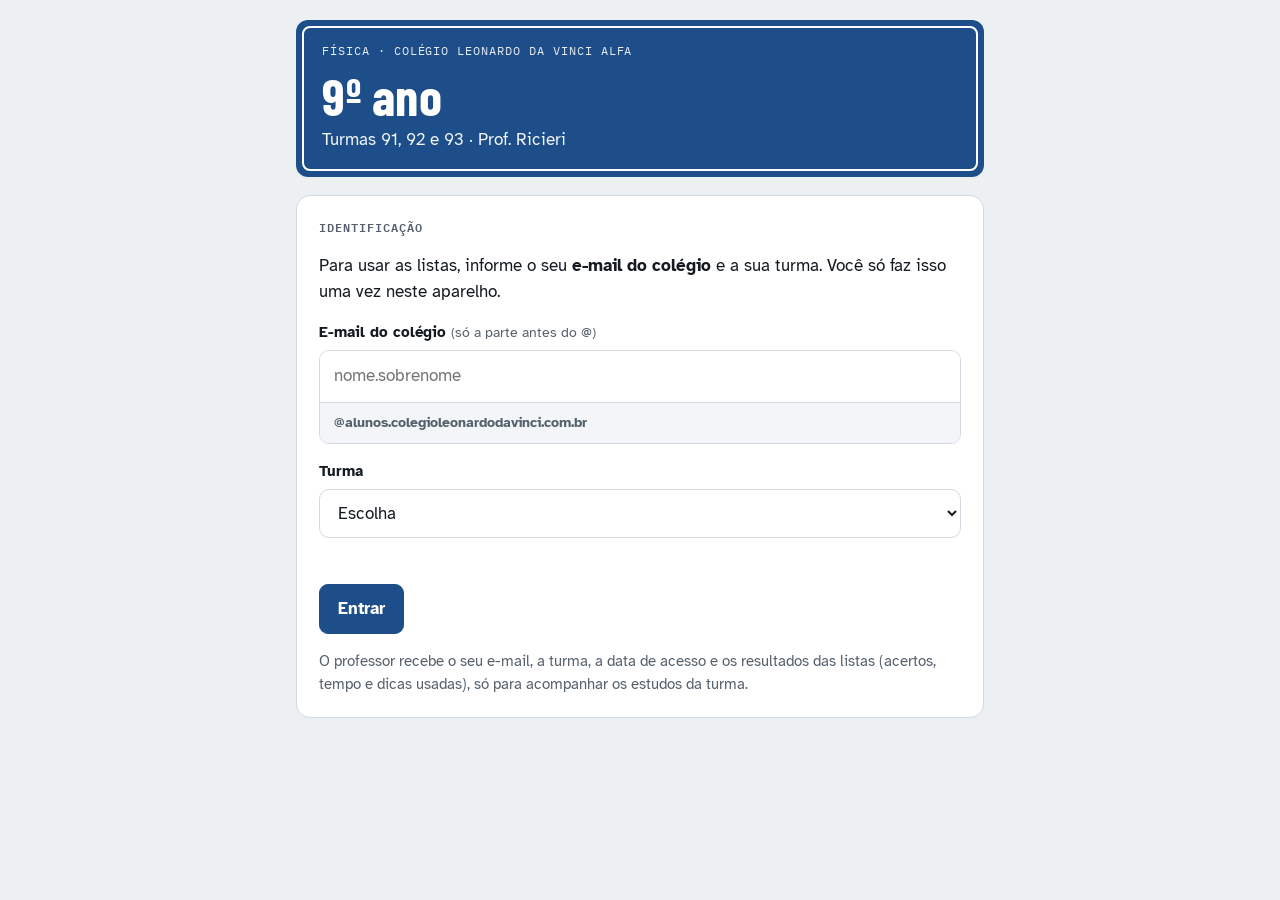
<file: index.html>
<!doctype html>
<html lang="pt-BR">
<head>
<meta charset="utf-8">
<meta name="viewport" content="width=device-width, initial-scale=1, viewport-fit=cover">
<style>body{margin:0}img{max-width:100%}[hidden]{display:none!important}</style>
<title>Física 9º Ano LDV</title>
<link rel="manifest" href="manifest.webmanifest">
<meta name="theme-color" content="#1D4E89">
<meta name="description" content="Listas interativas de Física do 9º ano do Colégio Leonardo da Vinci Alfa, com dica e resolução passo a passo.">
<link rel="icon" type="image/png" href="icons/favicon.png">
<link rel="apple-touch-icon" href="icons/apple-touch-icon.png">
<meta name="apple-mobile-web-app-capable" content="yes">
<meta name="mobile-web-app-capable" content="yes">
<meta name="apple-mobile-web-app-title" content="Física 9º">
<meta name="apple-mobile-web-app-status-bar-style" content="default">
<link rel="stylesheet" href="https://fonts.googleapis.com/css2?family=Atkinson+Hyperlegible:ital,wght@0,400;0,700;1,400&family=Barlow+Condensed:wght@600;700&family=IBM+Plex+Mono:wght@500;600&display=swap">
<style>
:root{
--bg:#EDF0F3; --surface:#FFFFFF; --ink:#141B22; --muted:#55616D; --line:#D2D9E0;
--sign:#1D4E89; --sign-ink:#FFFFFF; --lane:#F2B705; --road:#2A3037; --road-ink:#F3F5F7;
--ok:#1B7A45; --ok-bg:#E2F2E8; --bad:#B23A25; --bad-bg:#FAE8E3;
--tip-bg:#FFF5D6; --tip-ink:#5E4500; --mark-ok:#2FA463; --mark-bad:#D9553B;
--eq-bg:#F3F5F8;
--f-display:'Barlow Condensed','Arial Narrow',sans-serif;
--f-body:'Atkinson Hyperlegible',system-ui,-apple-system,'Segoe UI',sans-serif;
--f-mono:'IBM Plex Mono',ui-monospace,'SFMono-Regular',Menlo,monospace;
}
@media (prefers-color-scheme: dark){
:root:not([data-theme="light"]){
--bg:#0F141A; --surface:#17202A; --ink:#E6ECF2; --muted:#98A5B2; --line:#2A3542;
--sign:#2C63A8; --sign-ink:#FFFFFF; --lane:#F2C230; --road:#0A0E12; --road-ink:#F3F5F7;
--ok:#5CCB8D; --ok-bg:#15301F; --bad:#F28C74; --bad-bg:#3A1C16;
--tip-bg:#2D2610; --tip-ink:#F2D27A; --mark-ok:#2FA463; --mark-bad:#D9553B;
--eq-bg:#111922; color-scheme:dark;
}
}
:root[data-theme="dark"]{
--bg:#0F141A; --surface:#17202A; --ink:#E6ECF2; --muted:#98A5B2; --line:#2A3542;
--sign:#2C63A8; --sign-ink:#FFFFFF; --lane:#F2C230; --road:#0A0E12; --road-ink:#F3F5F7;
--ok:#5CCB8D; --ok-bg:#15301F; --bad:#F28C74; --bad-bg:#3A1C16;
--tip-bg:#2D2610; --tip-ink:#F2D27A; --mark-ok:#2FA463; --mark-bad:#D9553B;
--eq-bg:#111922; color-scheme:dark;
}
*{box-sizing:border-box}
body{background:var(--bg);color:var(--ink);font-family:var(--f-body);font-size:17px;line-height:1.55}
.wrap{max-width:720px;margin:0 auto;padding-block:20px 56px;padding-left:max(16px,env(safe-area-inset-left,0px));padding-right:max(16px,env(safe-area-inset-right,0px));display:flex;flex-direction:column;gap:18px}
button{font:inherit;color:inherit;cursor:pointer}
button:focus-visible,summary:focus-visible{outline:3px solid var(--lane);outline-offset:2px}
.plate{background:var(--sign);color:var(--sign-ink);border-radius:12px;padding:6px}
.plate-inner{border:2px solid var(--sign-ink);border-radius:8px;padding:14px 18px 16px;display:flex;flex-direction:column;gap:2px}
.eyebrow{font-family:var(--f-mono);font-size:12px;letter-spacing:.08em;text-transform:uppercase;opacity:.9}
.plate h1{font-family:var(--f-display);font-weight:700;font-size:clamp(38px,9vw,52px);line-height:1;margin:6px 0 0;letter-spacing:.01em;text-wrap:balance}
.plate p{margin:4px 0 0;font-size:17px;opacity:.95}
.road{background:var(--road);color:var(--road-ink);border-radius:10px;padding:10px 10px 12px;position:relative;overflow:hidden}
.road-top{display:flex;justify-content:space-between;align-items:baseline;gap:8px;font-family:var(--f-mono);font-size:12px;letter-spacing:.06em;text-transform:uppercase;opacity:.85;margin-bottom:6px}
.lane{position:relative;height:26px}
.lane::before{content:"";position:absolute;left:0;right:0;top:50%;height:3px;transform:translateY(-50%);background:repeating-linear-gradient(90deg,var(--lane) 0 14px,transparent 14px 26px);opacity:.9}
.car{position:absolute;top:50%;transform:translate(-50%,-50%);transition:left .5s ease;width:34px;height:20px}
.marks{display:grid;grid-template-columns:repeat(10,1fr);gap:4px;margin-top:6px}
.mk{height:32px;border-radius:5px;border:1.5px solid rgba(243,245,247,.35);background:transparent;color:var(--road-ink);font-family:var(--f-mono);font-size:13px;font-weight:600;padding:0;min-width:0}
.mk.ok{background:var(--mark-ok);border-color:var(--mark-ok)}
.mk.bad{background:var(--mark-bad);border-color:var(--mark-bad)}
.mk.cur{outline:2.5px solid var(--lane);outline-offset:1px}
.tools{background:var(--surface);border:1px solid var(--line);border-radius:12px}
.tools summary{padding:14px 18px;font-weight:700;list-style:none;display:flex;justify-content:space-between;align-items:center;gap:12px}
.tools summary::-webkit-details-marker{display:none}
.tools summary .chev{font-family:var(--f-mono);color:var(--muted);transition:transform .2s}
.tools[open] summary .chev{transform:rotate(90deg)}
.tools-grid{display:grid;grid-template-columns:repeat(auto-fit,minmax(min(100%,190px),1fr));gap:10px;padding:0 18px 18px}
.tool{background:var(--eq-bg);border-radius:8px;padding:12px 14px;min-width:0}
.tool h4{margin:0 0 6px;font-family:var(--f-mono);font-size:11.5px;letter-spacing:.08em;text-transform:uppercase;color:var(--muted);font-weight:600}
.tool div{font-size:16px;line-height:1.9}
.card{background:var(--surface);border:1px solid var(--line);border-radius:14px;padding:22px;display:flex;flex-direction:column;gap:16px;min-width:0}
.qhead{display:flex;justify-content:space-between;align-items:center;gap:10px;flex-wrap:wrap}
.qnum{font-family:var(--f-display);font-size:26px;font-weight:700;line-height:1}
.qnum span{color:var(--muted);font-weight:600}
.src{font-family:var(--f-mono);font-size:12.5px;padding:3px 9px;border-radius:999px;border:1px solid var(--line);color:var(--muted)}
.stmt{margin:0;font-size:18px;line-height:1.6}
.opts{display:flex;flex-direction:column;gap:8px;margin:0;padding:0;list-style:none}
.opt{display:flex;align-items:center;gap:12px;width:100%;text-align:left;background:var(--surface);border:1.5px solid var(--line);border-radius:10px;padding:11px 14px;transition:border-color .15s,background .15s}
.opt:hover:not(:disabled){border-color:var(--sign)}
.opt:disabled{cursor:default}
.letter{flex:none;width:30px;height:30px;border-radius:6px;display:grid;place-items:center;font-family:var(--f-mono);font-weight:600;font-size:14px;background:var(--eq-bg);color:var(--ink)}
.opt.is-correct{border-color:var(--ok);background:var(--ok-bg)}
.opt.is-correct .letter{background:var(--ok);color:var(--surface)}
.opt.is-wrong{border-color:var(--bad);background:var(--bad-bg)}
.opt.is-wrong .letter{background:var(--bad);color:var(--surface)}
.opt.is-dim{opacity:.55}
.opt .tag{margin-left:auto;font-size:13px;font-weight:700;white-space:nowrap}
.opt.is-correct .tag{color:var(--ok)}
.opt.is-wrong .tag{color:var(--bad)}
.row{display:flex;gap:10px;flex-wrap:wrap;align-items:center}
.btn{border-radius:9px;padding:11px 18px;font-weight:700;border:1.5px solid var(--line);background:var(--surface)}
.btn:hover{border-color:var(--sign)}
.btn.primary{background:var(--sign);color:var(--sign-ink);border-color:var(--sign)}
.btn.primary:hover{filter:brightness(1.08)}
.btn.ghost{border-color:transparent;background:transparent;color:var(--muted);padding-inline:8px;text-decoration:underline;text-underline-offset:3px}
.spacer{flex:1}
.tip{background:var(--tip-bg);color:var(--tip-ink);border-radius:10px;padding:12px 16px;font-size:16px}
.tip b{font-family:var(--f-mono);font-size:12px;letter-spacing:.08em;text-transform:uppercase;display:block;margin-bottom:2px}
.feedback{border-radius:10px;padding:12px 16px;font-weight:700;display:flex;gap:10px;align-items:center}
.feedback.good{background:var(--ok-bg);color:var(--ok)}
.feedback.bad{background:var(--bad-bg);color:var(--bad)}
.feedback .ico{font-family:var(--f-mono);font-size:18px}
.sol{border-top:2px dashed var(--line);padding-top:18px;display:flex;flex-direction:column;gap:14px;min-width:0}
.sol h3{font-family:var(--f-display);font-size:28px;margin:0;line-height:1}
.steps{list-style:none;margin:0;padding:0;display:flex;flex-direction:column;gap:14px;counter-reset:st}
.step{display:grid;grid-template-columns:30px 1fr;gap:12px;counter-increment:st;min-width:0}
.step::before{content:counter(st);width:30px;height:30px;border-radius:50%;background:var(--sign);color:var(--sign-ink);display:grid;place-items:center;font-family:var(--f-mono);font-weight:600;font-size:14px}
.step-body{min-width:0}
.step-label{font-family:var(--f-mono);font-size:12px;letter-spacing:.08em;text-transform:uppercase;color:var(--muted);font-weight:600;margin:4px 0 4px}
.step-body p{margin:0 0 8px}
.step-body p:last-child{margin-bottom:0}
.step-body ul{margin:0;padding-left:20px}
.eq{background:var(--eq-bg);border-radius:8px;padding:10px 14px;margin:8px 0;overflow-x:auto;white-space:nowrap;font-size:17px;line-height:2.3;font-variant-numeric:tabular-nums}
.frac{display:inline-flex;flex-direction:column;vertical-align:middle;text-align:center;line-height:1.25;margin:0 .15em}
.frac>span:first-child{border-bottom:1.5px solid currentColor;padding:0 .3em 1px}
.frac>span:last-child{padding:2px .3em 0}
.hl{background:var(--tip-bg);color:var(--tip-ink);padding:0 .25em;border-radius:3px;font-weight:700}
.answer{display:flex;align-items:center;gap:12px;background:var(--ok-bg);color:var(--ok);border-radius:10px;padding:12px 16px;font-weight:700}
.answer .letter{background:var(--ok);color:var(--surface)}
.alt{border:1.5px solid var(--line);border-radius:10px;padding:12px 16px;font-size:16px}
.alt b.lbl,.warn b.lbl{font-family:var(--f-mono);font-size:12px;letter-spacing:.08em;text-transform:uppercase;display:block;margin-bottom:4px}
.alt b.lbl{color:var(--sign)}
.warn{background:var(--bad-bg);border-radius:10px;padding:12px 16px;font-size:16px}
.warn b.lbl{color:var(--bad)}
.tblwrap{overflow-x:auto;margin:8px 0}
table{border-collapse:collapse;font-variant-numeric:tabular-nums;font-size:15px;min-width:100%}
th,td{border:1px solid var(--line);padding:6px 10px;text-align:center;white-space:nowrap}
th{background:var(--eq-bg);font-weight:700}
td.meet{background:var(--ok-bg);color:var(--ok);font-weight:700}
.intro p{margin:0}
.intro ul{margin:0;padding-left:20px;display:flex;flex-direction:column;gap:4px}
.score{font-family:var(--f-display);font-size:72px;line-height:.9;font-weight:700}
.score span{color:var(--muted);font-size:40px}
.reslist{list-style:none;margin:0;padding:0;display:grid;grid-template-columns:repeat(auto-fill,minmax(min(100%,150px),1fr));gap:8px}
.res{display:flex;align-items:center;gap:8px;width:100%;border:1.5px solid var(--line);border-radius:9px;padding:9px 12px;background:var(--surface);text-align:left}
.res:hover{border-color:var(--sign)}
.res .st{margin-left:auto;font-family:var(--f-mono);font-weight:600;font-size:13px}
.res.ok .st{color:var(--ok)} .res.bad .st{color:var(--bad)} .res.none .st{color:var(--muted)}
.small{font-size:14px;color:var(--muted)}
@media (max-width:480px){
body{font-size:16px}
.card{padding:18px 16px}
.stmt{font-size:17px}
.mk{font-size:11.5px;height:30px}
.marks{gap:3px}
}
@media (prefers-reduced-motion: reduce){ .car,.tools summary .chev{transition:none} }
.crumbs{display:flex;flex-wrap:wrap;align-items:center;gap:6px;font-family:var(--f-mono);font-size:12.5px;letter-spacing:.04em;color:var(--muted)}
.crumbs button{background:none;border:0;padding:4px 2px;color:var(--sign);font-weight:600;text-decoration:underline;text-underline-offset:3px}
.crumbs .sep{opacity:.6}
.crumbs .here{color:var(--ink);font-weight:600}
.sect-label{font-family:var(--f-mono);font-size:12px;letter-spacing:.08em;text-transform:uppercase;color:var(--muted);font-weight:600;margin:0}
.cards{display:flex;flex-direction:column;gap:12px}
.tile{display:grid;grid-template-columns:52px 1fr auto;gap:14px;align-items:center;width:100%;text-align:left;background:var(--surface);border:1.5px solid var(--line);border-radius:14px;padding:16px 18px;transition:border-color .15s,transform .15s}
.tile:hover{border-color:var(--sign)}
.tile:active{transform:scale(.99)}
.tile .ico{width:52px;height:52px;border-radius:10px;background:var(--sign);color:var(--sign-ink);display:grid;place-items:center;font-family:var(--f-display);font-weight:700;font-size:24px;border:2px solid var(--sign-ink);outline:3px solid var(--sign)}
.tile .ico.lane{background:var(--road);color:var(--lane);outline-color:var(--road);border-color:var(--lane);font-family:var(--f-mono);font-size:16px}
.tile .tt{display:block;margin:0;font-family:var(--f-display);font-size:24px;line-height:1.05}
.tile .ds{display:block;margin:4px 0 0;font-size:15px;color:var(--muted);line-height:1.4}
.tile .go{font-family:var(--f-mono);font-weight:600;color:var(--sign);font-size:20px}
.tile .meta{display:flex;flex-wrap:wrap;gap:6px;margin-top:8px}
.chip{font-family:var(--f-mono);font-size:11.5px;padding:2px 8px;border-radius:999px;border:1px solid var(--line);color:var(--muted)}
.chip.ok{border-color:var(--ok);color:var(--ok)}
.note{font-size:14.5px;color:var(--muted);margin:0}
@media (max-width:480px){.tile{grid-template-columns:44px 1fr auto;padding:14px}.tile .ico{width:44px;height:44px;font-size:20px}.tile .tt{display:block;font-size:21px}}
:root{--lvi-bg:#E1EAF6;--lvi-ink:#1D4E89;--lva-bg:#2A3037;--lva-ink:#F2B705;--plot2:#B4540A;--lvb-line:#F2B705;--lvi-line:#8DB6EA;--lva-line:#F3F5F7}
@media (prefers-color-scheme: dark){:root:not([data-theme="light"]){--lvi-bg:#1A2B44;--lvi-ink:#9CC0EE;--lva-bg:#0A0E12;--lva-ink:#F2C230;--plot2:#F2A65A}}
:root[data-theme="dark"]{--lvi-bg:#1A2B44;--lvi-ink:#9CC0EE;--lva-bg:#0A0E12;--lva-ink:#F2C230;--plot2:#F2A65A}
.lvl{font-family:var(--f-mono);font-size:11.5px;font-weight:600;padding:3px 9px;border-radius:999px;letter-spacing:.02em}
.lvl-b{background:var(--tip-bg);color:var(--tip-ink)}
.lvl-i{background:var(--lvi-bg);color:var(--lvi-ink)}
.lvl-a{background:var(--lva-bg);color:var(--lva-ink);box-shadow:inset 0 0 0 1px var(--lva-ink)}
.lvrow{display:grid;gap:4px;margin-top:6px}
.lvrow span{font-family:var(--f-mono);font-size:9.5px;letter-spacing:.06em;text-transform:uppercase;text-align:center;padding-top:4px;border-top:2px solid;color:var(--road-ink);opacity:.85;min-width:0;overflow:hidden;text-overflow:ellipsis;white-space:nowrap}
.lv-b{border-color:var(--lvb-line)}.lv-i{border-color:var(--lvi-line)}.lv-a{border-color:var(--lva-line)}
.stmt{display:flex;flex-direction:column;gap:12px}
.fig{margin:4px 0 0;background:var(--eq-bg);border-radius:10px;padding:10px 8px 6px;max-width:400px;width:100%}
.plot{display:block;width:100%;height:auto}
.plot .pt{font-family:var(--f-mono);font-size:11px;fill:var(--muted)}
.plot .pt-strong{fill:var(--ink);font-weight:600}
.plot .pt-lab{font-size:14px;font-weight:600}
.plot .pt-car{fill:#FFFFFF;font-size:12px;font-weight:600}
.step-body .fig{margin:8px 0}
.fld{display:flex;flex-direction:column;gap:6px;font-weight:700;font-size:15px}
.fld input,.fld select{font:inherit;font-weight:400;font-size:17px;padding:12px 14px;border:1.5px solid var(--line);border-radius:10px;background:var(--surface);color:var(--ink);width:100%}
.fld input:focus,.fld select:focus{outline:3px solid var(--lane);outline-offset:1px;border-color:var(--sign)}
#loginErro{color:var(--bad);min-height:1em;margin:0}
.fld-dica{font-weight:400;color:var(--muted);font-size:13.5px}
.emailbox{display:flex;flex-direction:column;border:1.5px solid var(--line);border-radius:10px;overflow:hidden;background:var(--surface)}
.emailbox:focus-within{outline:3px solid var(--lane);outline-offset:1px;border-color:var(--sign)}
.fld .emailbox input{border:0;border-radius:0;outline:none}
.fld .emailbox input:focus{outline:none}
.emailbox .dom{font-size:14px;font-weight:700;color:var(--muted);background:var(--eq-bg);padding:9px 14px;border-top:1px solid var(--line);overflow-wrap:anywhere}
.note b{overflow-wrap:anywhere}

/* ===== Mini calculadora flutuante ===== */
body.com-calc .wrap{padding-bottom:96px}
.calc-fab{position:fixed;right:max(16px,env(safe-area-inset-right,0px));bottom:max(16px,env(safe-area-inset-bottom,0px));z-index:60;width:54px;height:54px;border-radius:50%;border:2px solid var(--sign-ink);background:var(--sign);color:var(--sign-ink);display:grid;place-items:center;box-shadow:0 6px 18px rgba(0,0,0,.28);cursor:pointer;padding:0}
.calc-fab svg{width:26px;height:26px}
.calc-fab.on{background:var(--lane);color:#141B22;border-color:var(--lane)}
.calc-fab:focus-visible{outline:3px solid var(--lane);outline-offset:3px}
.calc{position:fixed;right:max(16px,env(safe-area-inset-right,0px));bottom:calc(max(16px,env(safe-area-inset-bottom,0px)) + 66px);z-index:60;width:min(272px,calc(100vw - 32px));background:var(--surface);color:var(--ink);border:1.5px solid var(--line);border-radius:16px;box-shadow:0 14px 40px rgba(0,0,0,.30);padding:10px;font-family:var(--f-body)}
.calc-top{display:flex;align-items:center;justify-content:space-between;padding:0 2px 6px}
.calc-tit{font-family:var(--f-mono);font-size:11px;letter-spacing:.08em;text-transform:uppercase;color:var(--muted)}
.calc-x{border:0;background:none;color:var(--muted);font-size:22px;line-height:1;width:32px;height:32px;border-radius:8px;cursor:pointer}
.calc-x:hover{background:var(--eq-bg);color:var(--ink)}
.calc-tela{background:var(--eq-bg);border:1px solid var(--line);border-radius:10px;padding:8px 10px;text-align:right;margin-bottom:8px;min-height:62px;display:flex;flex-direction:column;justify-content:flex-end}
.calc-exp{font-family:var(--f-mono);font-size:19px;font-weight:600;word-break:break-all;line-height:1.3}
.calc-exp.calc-final{font-size:24px;color:var(--sign)}
.calc-res{font-family:var(--f-mono);font-size:14px;color:var(--muted);min-height:18px}
.calc-teclas{display:grid;grid-template-columns:repeat(4,1fr);gap:6px}
.calc-teclas button{height:46px;border-radius:10px;border:1.5px solid var(--line);background:var(--surface);color:var(--ink);font-family:var(--f-mono);font-size:19px;font-weight:600;cursor:pointer;touch-action:manipulation;-webkit-tap-highlight-color:transparent}
.calc-teclas button:active{transform:scale(.96)}
.calc-teclas .k-op{background:var(--eq-bg);color:var(--sign)}
.calc-teclas .k-fn{background:var(--eq-bg);color:var(--muted);font-size:17px}
.calc-teclas .k-eq{grid-row:span 2;height:auto;background:var(--sign);color:var(--sign-ink);border-color:var(--sign)}
.calc-teclas .k-zero{grid-column:span 2}
@media (prefers-color-scheme: dark){:root:not([data-theme="light"]) .calc-exp.calc-final{color:var(--lane)}}
@media print{.calc,.calc-fab{display:none!important}}
:root[data-theme="dark"] .calc-exp.calc-final{color:var(--lane)}
@media (max-width:420px){.eq{font-size:15px;padding:8px 10px}.step{grid-template-columns:26px 1fr;gap:9px}}

.install{border-color:var(--sign)}
.install p{margin:0}
@media (display-mode: standalone){.wrap{padding-top:max(20px,env(safe-area-inset-top,0px))}}

</style>
</head>
<body>
<div class="wrap">
<header class="plate"><div class="plate-inner"><div class="eyebrow" id="eyebrow"></div><h1 id="ptitle"></h1><p id="psub"></p></div></header>
<nav class="crumbs" id="crumbs" aria-label="Você está em" hidden></nav>
<main id="view" style="display:flex;flex-direction:column;gap:18px"></main>
</div>
<script>
const f = (n, d) => `<span class="frac"><span>${n}</span><span>${d}</span></span>`;
const L = ['A','B','C','D','E'];
const TOOLS = [
['Velocidade média', `v<sub>m</sub> = ${f('Δs','Δt')}`],
['Isolando', `Δs = v · Δt<br>Δt = ${f('Δs','v')}`],
['km/h ⇄ m/s', `km/h <b>÷ 3,6</b> → m/s<br>m/s <b>× 3,6</b> → km/h`],
['Tempo e distância', `1 h = 60 min = 3 600 s<br>1 km = 1 000 m`],
['Função horária (MU)', `s = s<sub>0</sub> + v · t`],
];
const Q = [
{
src:'Cesgranrio (adaptada)', nivel:'básico',
text:'Uma pessoa, correndo, percorre 5,0 km com velocidade escalar média de 12 km/h. O tempo do percurso é de:',
opts:['2,4 min','12 min','15 min','25 min','42 min'], ans:3,
hint:'Isole o tempo na fórmula: Δt = Δs ÷ v. Como a velocidade está em km/h, o resultado sai em horas.',
steps:[
['Dados', `<ul><li>Distância: Δs = 5,0 km</li><li>Velocidade: v = 12 km/h</li><li>Pede-se: Δt (as alternativas estão em minutos)</li></ul>`],
['Isolar o tempo', `<div class="eq">v = ${f('Δs','Δt')} &nbsp;⇒&nbsp; Δt = ${f('Δs','v')}</div><div class="eq">Δt = ${f('5,0 km','12 km/h')} = ${f('5','12')} h</div>`],
['Passar de horas para minutos', `<div class="eq">${f('5','12')} h = ${f('5','12')} × 60 min = <span class="hl">25 min</span></div>`],
],
alt:'A 12 km/h, a pessoa anda 12 km em 60 min, ou seja, 1 km a cada 5 min. Para 5 km: 5 × 5 = 25 min.',
warn:'5 ÷ 12 ≈ 0,42 h, mas 0,42 h <b>não</b> é 42 min! Uma hora tem 60 minutos, não 100. Quem marca e) caiu nessa armadilha.'
},
{
src:'Unicamp (adaptada)', nivel:'básico',
text:'Drones são veículos voadores não tripulados, controlados remotamente e guiados por GPS. Uma de suas potenciais aplicações é reduzir o tempo da prestação de primeiros socorros, levando pequenos equipamentos e instruções ao local do socorro, para que qualquer pessoa administre os primeiros cuidados até a chegada de uma ambulância. Considere um caso em que o drone ambulância se deslocou 12 km em 8 minutos. Nesse caso, o módulo de sua velocidade média é de aproximadamente:',
opts:['1,5 m/s','15 m/s','25 m/s','90 m/s'], ans:2,
hint:'As alternativas estão em m/s. Passe a distância para metros e o tempo para segundos.',
steps:[
['Dados', `<ul><li>Distância: Δs = 12 km</li><li>Tempo: Δt = 8 min</li><li>Pede-se: v<sub>m</sub> em <b>m/s</b></li></ul>`],
['Converter para o SI', `<div class="eq">12 km = 12 × 1 000 = 12 000 m</div>
<div class="eq">8 min = 8 × 60 = 480 s</div>`],
['Aplicar a fórmula', `<div class="eq">v<sub>m</sub> = ${f('12 000 m','480 s')} = <span class="hl">25 m/s</span></div>`],
],
alt:'Confira se o resultado faz sentido: 25 m/s × 3,6 = 90 km/h. É uma velocidade razoável para um drone (mais ou menos a de um carro na estrada).',
warn:'12 ÷ 8 = 1,5 dá a velocidade em km por minuto, não em m/s (alternativa a). E 90 é a velocidade em km/h, não em m/s (alternativa d). Sempre confira as unidades.'
},
{
src:'Fuvest (adaptada)', nivel:'básico',
text:'Após chover na cidade de São Paulo, as águas da chuva descerão o rio Tietê até o rio Paraná, percorrendo cerca de 1 000 km. Sendo de 2 km/h a velocidade média das águas, o percurso mencionado será cumprido pelas águas da chuva em aproximadamente:',
opts:['5 dias','10 dias','21 dias','42 dias','500 dias'], ans:2,
hint:'Calcule o tempo em horas. Depois lembre que um dia tem 24 horas.',
steps:[
['Dados', `<ul><li>Distância: Δs = 1 000 km</li><li>Velocidade média: v = 2 km/h</li><li>Pede-se: tempo em <b>dias</b></li></ul>`],
['Calcular o tempo em horas', `<div class="eq">Δt = ${f('Δs','v')} = ${f('1 000 km','2 km/h')} = 500 h</div>`],
['Passar de horas para dias', `<div class="eq">${f('500 h','24 h/dia')} ≈ 20,8 dias ≈ <span class="hl">21 dias</span></div>
<p>A questão pede “aproximadamente”, então 21 dias é a alternativa mais próxima.</p>`],
],
alt:'Em um dia as águas andam 2 km/h × 24 h = 48 km, quase 50 km. Para 1 000 km, são cerca de 20 dias.',
warn:'Não pare no 500! O resultado da fórmula sai em horas, e as alternativas estão em dias. Quem marca e) esqueceu de converter.'
},
{
src:'FCC (adaptada)', nivel:'intermediário',
text:'Qual é a velocidade escalar média, em km/h, de uma pessoa que percorre, a pé, 1 500 m em 15 min?',
opts:['1,5','3,6','4,5','5,4','6,0'], ans:4,
hint:'A resposta é pedida em km/h. Passe a distância para quilômetros e o tempo para horas antes de dividir.',
steps:[
['Dados', `<ul><li>Distância: Δs = 1 500 m</li><li>Tempo: Δt = 15 min</li><li>Pede-se: v<sub>m</sub> em <b>km/h</b></li></ul>`],
['Converter as unidades', `<p>Como a resposta é em km/h, a distância vai para km e o tempo para horas:</p>
<div class="eq">1 500 m = 1,5 km &nbsp;&nbsp;(÷ 1 000)</div>
<div class="eq">15 min = ${f('15','60')} h = ${f('1','4')} h</div>`],
['Aplicar a fórmula', `<div class="eq">v<sub>m</sub> = ${f('Δs','Δt')} = ${f('1,5 km',f('1','4')+' h')}</div><div class="eq">v<sub>m</sub> = 1,5 × 4 = <span class="hl">6,0 km/h</span></div>
<p>Dividir por ¼ é o mesmo que multiplicar por 4.</p>`],
],
alt:`Repare que 15 min = 15 × 60 = 900 s. Então v = ${f('1 500 m','900 s')} ≈ 1,67 m/s. Convertendo: 1,67 × 3,6 ≈ 6,0 km/h.`,
warn:'Não divida 1 500 por 15 direto: isso dá 100 metros por minuto, que não é km/h. E 1,5 (alternativa a) é a distância em km, não a velocidade. Converta as unidades primeiro.'
},
{
src:'Unitau (adaptada)', nivel:'intermediário',
text:'Um carro mantém uma velocidade escalar constante de 90,0 km/h. Em uma hora e vinte minutos ele percorre, em quilômetros, a distância de:',
opts:['108','120','125','130','135'], ans:1,
hint:'Cuidado: 1 h 20 min não é 1,20 h. Que fração da hora são 20 minutos?',
steps:[
['Dados', `<ul><li>Velocidade constante: v = 90 km/h</li><li>Tempo: Δt = 1 h 20 min</li><li>Pede-se: Δs em km</li></ul>`],
['Separar o tempo em partes', `<p>Em 1 hora inteira o carro anda 90 km.</p>
<p>20 min é ${f('20','60')} = ${f('1','3')} de hora. Nesse tempo ele anda:</p>
<div class="eq">90 × ${f('1','3')} = 30 km</div>`],
['Somar', `<div class="eq">Δs = 90 km + 30 km = <span class="hl">120 km</span></div>`],
],
alt:`Pela fórmula: Δt = 1 + ${f('1','3')} = ${f('4','3')} h. Então Δs = v · Δt = 90 × ${f('4','3')} = ${f('360','3')} = 120 km.`,
warn:'Se você fez 90 × 1,20 = 108 (alternativa a), tratou 20 minutos como 0,20 h. Mas 20 min = 0,333… h.'
},
{
src:'FGV (adaptada)', nivel:'intermediário',
text:'Numa corrida de Fórmula 1, a volta mais rápida foi feita em 1 min e 30 s a uma velocidade média de 216 km/h. Pode-se afirmar que o comprimento da pista, em metros, é de:',
opts:['216','1 800','3 240','19 440','5 400'], ans:4,
hint:'A resposta é em metros. Converta 216 km/h para m/s e escreva o tempo todo em segundos.',
steps:[
['Dados', `<ul><li>Tempo da volta: Δt = 1 min 30 s</li><li>Velocidade média: v = 216 km/h</li><li>Pede-se: comprimento da pista (Δs) em metros</li></ul>`],
['Converter as unidades', `<div class="eq">Δt = 60 s + 30 s = 90 s</div>
<div class="eq">v = 216 km/h ÷ 3,6 = 60 m/s</div>`],
['Calcular a distância', `<div class="eq">Δs = v · Δt</div><div class="eq">Δs = 60 m/s × 90 s = <span class="hl">5 400 m</span></div>`],
],
alt:`216 km/h significa 216 km em 60 min, ou seja, 3,6 km por minuto. Como 90 s = 1,5 min, a distância é 3,6 × 1,5 = 5,4 km = 5 400 m.`,
warn:'216 × 90 = 19 440 (alternativa d) mistura km/h com segundos. Velocidade e tempo precisam estar em unidades que combinam.'
},
{
src:'UFPE (adaptada)', nivel:'intermediário',
text:'Um automóvel se desloca numa estrada retilínea sempre no mesmo sentido. Inicialmente, ele percorre um trecho de comprimento 360 km em 5 horas. O motorista para durante uma hora e, em seguida, percorre mais 180 km em 3 horas. A velocidade média em todo o percurso, em km/h, é igual a:',
opts:['54','60','66','67,5','72'], ans:1,
hint:'Velocidade média = distância total ÷ tempo total. O relógio continua correndo durante a parada.',
steps:[
['Dados', `<ul><li>Trecho 1: 360 km em 5 h</li><li>Parada: 1 h (anda 0 km)</li><li>Trecho 2: 180 km em 3 h</li></ul>`],
['Somar distâncias e tempos', `<div class="eq">Δs<sub>total</sub> = 360 + 0 + 180 = 540 km</div>
<div class="eq">Δt<sub>total</sub> = 5 + 1 + 3 = 9 h</div>`],
['Aplicar a fórmula', `<div class="eq">v<sub>m</sub> = ${f('540 km','9 h')} = <span class="hl">60 km/h</span></div>`],
],
alt:'Pense na viagem inteira como um único bloco: do momento em que o carro saiu até o momento em que chegou passaram 9 h, e ele avançou 540 km. A parada faz parte da viagem.',
warn:'Velocidade média não é a média das velocidades dos trechos. O trecho 1 teve 72 km/h e o trecho 2, 60 km/h, mas a resposta não é a média desses números (66, alternativa c). Esquecer a parada também leva a erro: 540 ÷ 8 = 67,5 km/h (alternativa d).'
},
{
src:'PUC-MG (adaptada)', nivel:'avançado',
text:'Um homem, caminhando na praia, deseja calcular sua velocidade. Para isso, ele conta o número de passadas que dá em um minuto, contando uma unidade a cada vez que o pé direito toca o solo, e conclui que são 60 passadas por minuto. A seguir, ele mede a distância entre duas posições sucessivas do seu pé direito e encontra o equivalente a quatro pés e meio. Sabendo que três pés correspondem a um metro, sua velocidade, suposta constante, é:',
opts:['5,4 km/h','6 km/h','7,2 km/h','9 km/h','10,8 km/h'], ans:0,
hint:'Descubra quantos metros tem uma passada. Depois, quantos metros ele anda em 1 minuto e em 1 hora.',
steps:[
['Tamanho de uma passada', `<p>“Pé” aqui é uma unidade de medida. Se 3 pés = 1 m, então:</p>
<div class="eq">4,5 pés = 1,5 × 3 pés = 1,5 m</div>
<p>Cada passada (de um apoio do pé direito até o próximo) mede 1,5 m.</p>`],
['Distância em 1 minuto', `<div class="eq">60 × 1,5 m = 90 m por minuto</div>`],
['Distância em 1 hora', `<div class="eq">90 m × 60 min = 5 400 m = 5,4 km</div>
<p>Ele anda 5,4 km a cada hora, ou seja, <span class="hl">5,4 km/h</span>.</p>`],
],
alt:`Em m/s: 90 m por minuto = ${f('90 m','60 s')} = 1,5 m/s. Multiplicando por 3,6: 1,5 × 3,6 = 5,4 km/h.`,
warn:'O enunciado mede a passada em “pés”. Troque para metros antes de fazer qualquer conta, senão a velocidade sai numa unidade estranha.'
},
{
src:'UFRGS (adaptada)', nivel:'avançado',
text:'Em grandes aeroportos e shoppings, existem esteiras móveis horizontais para facilitar o deslocamento de pessoas. Considere uma esteira com 60 m de comprimento e velocidade de 0,8 m/s. Uma pessoa ingressa na esteira e segue caminhando sobre ela com velocidade constante no mesmo sentido de movimento da esteira. A pessoa atinge a outra extremidade 40 s após ter ingressado na esteira. Com que velocidade, em m/s, a pessoa caminha sobre a esteira?',
opts:['2,3','1,5','0,8','0,7','0,5'], ans:3,
hint:'Primeiro calcule a velocidade da pessoa vista por alguém parado no chão. Uma parte dessa velocidade vem da esteira.',
steps:[
['Dados', `<ul><li>Comprimento da esteira: 60 m</li><li>Velocidade da esteira: 0,8 m/s</li><li>Tempo para atravessar: 40 s</li><li>Pede-se: a velocidade com que a pessoa <b>caminha sobre</b> a esteira</li></ul>`],
['Velocidade vista de fora', `<p>Para alguém parado no chão, a pessoa percorreu 60 m em 40 s:</p>
<div class="eq">v<sub>total</sub> = ${f('60 m','40 s')} = 1,5 m/s</div>`],
['Descontar a ajuda da esteira', `<p>Como a pessoa anda no mesmo sentido da esteira, as velocidades se somam:</p>
<div class="eq">v<sub>total</sub> = v<sub>esteira</sub> + v<sub>pessoa</sub></div>
<div class="eq">1,5 = 0,8 + v<sub>pessoa</sub></div><div class="eq">v<sub>pessoa</sub> = 1,5 − 0,8 = <span class="hl">0,7 m/s</span></div>`],
],
alt:'Tire a prova: em 40 s, a esteira leva a pessoa 0,8 × 40 = 32 m, e as próprias pernas dela a levam 0,7 × 40 = 28 m. Total: 32 + 28 = 60 m, exatamente o comprimento da esteira.',
warn:'1,5 m/s (alternativa b) é a velocidade em relação ao chão, mas a pergunta é sobre a velocidade da pessoa caminhando sobre a esteira. E 2,3 m/s (alternativa a) soma a esteira em vez de descontar.'
},
{
src:'Fuvest (adaptada)', nivel:'avançado',
text:'Um automóvel que se desloca com uma velocidade escalar constante de 90 km/h ultrapassa outro que se desloca com uma velocidade escalar constante de 72 km/h numa mesma estrada reta. O primeiro encontra-se 150 m atrás do segundo no instante t = 0. O primeiro estará ao lado do segundo no instante:',
opts:['t = 10 s','t = 20 s','t = 30 s','t = 40 s','t = 50 s'], ans:2,
hint:'Passe as velocidades para m/s. A cada segundo, quantos metros o carro de trás “tira” da distância de 150 m?',
steps:[
['Converter para m/s', `<p>Carro 1 (atrás) e carro 2 (à frente):</p><div class="eq">v<sub>1</sub> = 90 ÷ 3,6 = 25 m/s</div>
<div class="eq">v<sub>2</sub> = 72 ÷ 3,6 = 20 m/s</div>`],
['Quanto a distância diminui por segundo', `<p>A cada segundo, o carro 1 anda 25 m e o carro 2 anda 20 m. A distância entre eles diminui:</p>
<div class="eq">25 − 20 = 5 m a cada segundo</div>`],
['Tempo para zerar os 150 m', `<div class="eq">t = ${f('150 m','5 m/s')} = <span class="hl">30 s</span></div>
<p>Veja na tabela como a distância cai de 5 em 5 metros por segundo:</p>
<div class="tblwrap"><table>
<tr><th>t (s)</th><th>0</th><th>10</th><th>20</th><th>30</th></tr>
<tr><th>Carro 1 (m)</th><td>0</td><td>250</td><td>500</td><td class="meet">750</td></tr>
<tr><th>Carro 2 (m)</th><td>150</td><td>350</td><td>550</td><td class="meet">750</td></tr>
<tr><th>Distância (m)</th><td>150</td><td>100</td><td>50</td><td class="meet">0</td></tr>
</table></div>`],
],
alt:`Com a função horária do MU (s = s<sub>0</sub> + v·t), colocando a origem no carro 1:<br>
s<sub>1</sub> = 0 + 25t &nbsp;e&nbsp; s<sub>2</sub> = 150 + 20t.<br>
Eles ficam lado a lado quando s<sub>1</sub> = s<sub>2</sub>: 25t = 150 + 20t ⇒ 5t = 150 ⇒ t = 30 s.`,
warn:'Não misture unidades: a distância está em metros e as velocidades em km/h. Converta para m/s antes de calcular.'
},
];

/* ===== Gráficos e esquemas (SVG gerado, segue as cores do tema) ===== */
const nf = v => String(v).replace('.', ',');
function plot(o){
  const W = 340, H = 236, l = 46, r = 18, t = 28, b = 40;
  const x0 = o.xmin || 0, y0 = o.ymin || 0;
  const sx = x => +(l + (x - x0) / (o.xmax - x0) * (W - l - r)).toFixed(1);
  const sy = y => +(H - b - (y - y0) / (o.ymax - y0) * (H - t - b)).toFixed(1);
  let s = `<svg viewBox="0 0 ${W} ${H}" class="plot" role="img" aria-label="${o.aria}">`;
  if (o.area){ const [xa, xb, yv] = o.area; s += `<rect x="${sx(xa)}" y="${sy(yv)}" width="${sx(xb)-sx(xa)}" height="${sy(0)-sy(yv)}" fill="var(--sign)" opacity=".16"/>`; }
  o.xt.forEach(x => { s += `<line x1="${sx(x)}" y1="${sy(y0)}" x2="${sx(x)}" y2="${sy(o.ymax)}" stroke="var(--line)"/><text x="${sx(x)}" y="${sy(y0)+16}" text-anchor="middle" class="pt">${nf(x)}</text>`; });
  o.yt.forEach(y => { s += `<line x1="${sx(x0)}" y1="${sy(y)}" x2="${sx(o.xmax)}" y2="${sy(y)}" stroke="var(--line)"/><text x="${sx(x0)-7}" y="${sy(y)+4}" text-anchor="end" class="pt">${nf(y)}</text>`; });
  (o.g || []).forEach(([x, y, lab]) => {
    s += `<path d="M${sx(x0)} ${sy(y)} H${sx(x)} V${sy(y0)}" fill="none" stroke="var(--muted)" stroke-dasharray="4 3"/>`;
    if (lab) s += `<text x="${sx(x0)-7}" y="${sy(y)+4}" text-anchor="end" class="pt pt-strong">${nf(y)}</text>`;
  });
  s += `<line x1="${sx(x0)}" y1="${sy(y0)}" x2="${sx(o.xmax)}" y2="${sy(y0)}" stroke="var(--muted)" stroke-width="1.5"/><line x1="${sx(x0)}" y1="${sy(y0)}" x2="${sx(x0)}" y2="${sy(o.ymax)}" stroke="var(--muted)" stroke-width="1.5"/>`;
  s += `<text x="${W-r}" y="${H-6}" text-anchor="end" class="pt">${o.xl}</text><text x="${sx(x0)}" y="16" text-anchor="middle" class="pt">${o.yl}</text>`;
  o.L.forEach(ln => {
    s += `<polyline points="${ln.p.map(([x,y]) => sx(x)+','+sy(y)).join(' ')}" fill="none" stroke="${ln.c}" stroke-width="3" stroke-linecap="round"/>`;
    if (ln.lab){ const [x, y] = ln.lp || ln.p[ln.p.length-1]; s += `<text x="${sx(x)+(ln.lp?0:6)}" y="${sy(y)+(ln.dy||4)}" class="pt pt-lab" fill="${ln.c}">${ln.lab}</text>`; }
  });
  (o.pts || []).forEach(([x, y]) => { s += `<circle cx="${sx(x)}" cy="${sy(y)}" r="5" fill="var(--ink)" stroke="var(--surface)" stroke-width="2"/>`; });
  return `<figure class="fig">${s}</svg></figure>`;
}

const ESQ_ENCONTRO = `<figure class="fig"><svg viewBox="0 0 340 124" class="plot" role="img" aria-label="Estrada reta: carro A no marco 0 indo para a direita a 20 metros por segundo; carro B no marco 300 metros indo para a esquerda a 10 metros por segundo.">
  <rect x="8" y="52" width="324" height="34" rx="5" fill="var(--road)"/>
  <line x1="14" y1="69" x2="326" y2="69" stroke="var(--lane)" stroke-width="3" stroke-dasharray="12 10"/>
  <line x1="34" y1="86" x2="34" y2="96" stroke="var(--muted)" stroke-width="1.5"/><line x1="306" y1="86" x2="306" y2="96" stroke="var(--muted)" stroke-width="1.5"/>
  <text x="34" y="112" text-anchor="middle" class="pt">0</text><text x="306" y="112" text-anchor="middle" class="pt">300 m</text>
  <circle cx="34" cy="69" r="12" fill="var(--sign)" stroke="var(--road-ink)" stroke-width="2"/><text x="34" y="74" text-anchor="middle" class="pt pt-car">A</text>
  <circle cx="306" cy="69" r="12" fill="var(--plot2)" stroke="var(--road-ink)" stroke-width="2"/><text x="306" y="74" text-anchor="middle" class="pt pt-car">B</text>
  <path d="M30 34 H92" stroke="var(--ink)" stroke-width="2"/><path d="M92 29 L102 34 L92 39 Z" fill="var(--ink)"/><text x="30" y="22" class="pt pt-strong">20 m/s</text>
  <path d="M310 34 H248" stroke="var(--ink)" stroke-width="2"/><path d="M248 29 L238 34 L248 39 Z" fill="var(--ink)"/><text x="310" y="22" text-anchor="end" class="pt pt-strong">10 m/s</text>
</svg></figure>`;

const TAB_CARRINHO = `<div class="tblwrap"><table>
<tr><th>t (s)</th><td>0</td><td>1</td><td>2</td><td>3</td><td>4</td></tr>
<tr><th>s (cm)</th><td>2</td><td>5</td><td>8</td><td>11</td><td>14</td></tr>
</table></div>`;

const TOOLS2 = [
  ['Função horária do MU', `s = s<sub>0</sub> + v · t`],
  ['Velocidade', `v = ${f('Δs','Δt')}<br>No gráfico s×t, é a inclinação da reta`],
  ['Gráfico v×t', `Deslocamento = área sob a reta<br>Δs = v · Δt`],
  ['Sinal da velocidade', `v &gt; 0: progressivo (posição aumenta)<br>v &lt; 0: retrógrado (posição diminui)`],
  ['Encontro', `Escreva s<sub>A</sub> e s<sub>B</sub> e iguale:<br>s<sub>A</sub> = s<sub>B</sub>`],
  ['km/h ⇄ m/s', `km/h <b>÷ 3,6</b> → m/s<br>m/s <b>× 3,6</b> → km/h`],
];

const Q2 = [
{
  src:'Inédita', nivel:'básico',
  text:'Um ciclista se desloca em movimento uniforme numa ciclovia reta, e sua posição é dada pela função horária s = 20 + 5t, com s em metros e t em segundos. A posição inicial e a velocidade do ciclista são, respectivamente:',
  opts:['5 m e 20 m/s','20 m e 5 m/s','25 m e 5 m/s','20 m e 25 m/s','0 m e 5 m/s'], ans:1,
  hint:'Compare termo a termo com a função horária geral do movimento uniforme: s = s₀ + v·t.',
  steps:[
    ['A função geral', `<div class="eq">s = s<sub>0</sub> + v · t</div><p>O termo sozinho é a posição inicial. O número que multiplica o t é a velocidade.</p>`],
    ['Comparando', `<div class="eq">s = <span class="hl">20</span> + <span class="hl">5</span> · t</div><ul><li>Posição inicial: s<sub>0</sub> = 20 m</li><li>Velocidade: v = 5 m/s</li></ul>`],
  ],
  alt:'Teste a função: em t = 0, s = 20 + 5·0 = 20 m, que é onde o ciclista estava no começo. Em t = 1 s, s = 25 m. Ele andou 5 m em 1 s, ou seja, 5 m/s.',
  warn:'O número que acompanha o t é a velocidade, não a posição. Quem troca os papéis marca a alternativa a.'
},
{
  src:'Inédita', nivel:'básico',
  text:`Um carrinho de brinquedo anda em linha reta sobre uma régua. Um aluno anotou a posição do carrinho a cada segundo:${TAB_CARRINHO}Qual função horária descreve esse movimento, com s em centímetros e t em segundos?`,
  opts:['s = 2 + 3t','s = 3 + 2t','s = 14 − 3t','s = 2 + 14t','s = 3t'], ans:0,
  hint:'Olhe primeiro a coluna t = 0: ela dá a posição inicial. Depois veja quanto a posição aumenta a cada segundo.',
  steps:[
    ['Posição inicial', `<p>Em t = 0, o carrinho está em 2 cm. Então s<sub>0</sub> = 2 cm.</p>`],
    ['Velocidade', `<p>A cada 1 s, a posição aumenta 3 cm (2 → 5 → 8 → 11 → 14).</p><div class="eq">v = ${f('14 − 2','4 − 0')} = ${f('12 cm','4 s')} = 3 cm/s</div>`],
    ['Função horária', `<div class="eq">s = s<sub>0</sub> + v · t = <span class="hl">2 + 3t</span></div><p>Conferindo com a tabela: em t = 3 s, s = 2 + 3·3 = 11 cm ✓</p>`],
  ],
  alt:'Pense em uma escada: o carrinho começa no degrau 2 e sobe 3 degraus por segundo. Isso é exatamente o que s = 2 + 3t diz.',
  warn:'A alternativa e (s = 3t) esquece que o carrinho não começou no zero da régua: em t = 0 ele já estava em 2 cm.'
},
{
  src:'Inédita', nivel:'básico',
  text:`O gráfico mostra a posição de um corredor em função do tempo, num trecho em que ele corre em movimento uniforme. Qual é a velocidade do corredor?${plot({aria:'Gráfico posição por tempo: reta que sai de 10 metros em t igual a zero e chega a 40 metros em t igual a 5 segundos.', xmax:6, ymax:50, xt:[0,1,2,3,4,5,6], yt:[0,10,20,30,40,50], xl:'t (s)', yl:'s (m)', L:[{p:[[0,10],[5,40]], c:'var(--sign)'}], g:[[5,40]], pts:[[0,10],[5,40]]})}`,
  opts:['2 m/s','6 m/s','8 m/s','10 m/s','30 m/s'], ans:1,
  hint:'Velocidade é deslocamento dividido pelo tempo. Quanto o corredor andou de verdade entre t = 0 e t = 5 s?',
  steps:[
    ['Lendo o gráfico', `<ul><li>Em t = 0: s = 10 m</li><li>Em t = 5 s: s = 40 m</li></ul>`],
    ['Deslocamento e tempo', `<div class="eq">Δs = 40 − 10 = 30 m</div><div class="eq">Δt = 5 − 0 = 5 s</div>`],
    ['Velocidade', `<div class="eq">v = ${f('Δs','Δt')} = ${f('30 m','5 s')} = <span class="hl">6 m/s</span></div>`],
  ],
  alt:'No gráfico s×t do movimento uniforme, a velocidade é a inclinação da reta: quanto a posição sobe a cada segundo. Aqui ela sobe 30 m em 5 s, ou 6 m a cada segundo.',
  warn:'40 ÷ 5 = 8 m/s (alternativa c) usa a posição final no lugar do deslocamento. O corredor não saiu do zero: ele andou 40 − 10 = 30 m.'
},
{
  src:'Inédita', nivel:'intermediário',
  text:'Uma pessoa caminha numa calçada reta em direção a um ponto de ônibus, que fica na origem das posições (s = 0). A posição dela é dada por s = 100 − 4t, com s em metros e t em segundos. Depois de quanto tempo ela chega ao ponto de ônibus?',
  opts:['4 s','25 s','96 s','100 s','400 s'], ans:1,
  hint:'Chegar ao ponto de ônibus significa estar na posição s = 0. Substitua isso na função e descubra o t.',
  steps:[
    ['Interpretando a função', `<ul><li>s<sub>0</sub> = 100 m: ela começa a 100 m do ponto</li><li>v = −4 m/s: a posição diminui, o movimento é retrógrado</li></ul>`],
    ['Condição de chegada', `<div class="eq">s = 0 &nbsp;⇒&nbsp; 0 = 100 − 4t</div>`],
    ['Resolvendo', `<div class="eq">4t = 100 &nbsp;⇒&nbsp; t = ${f('100','4')} = <span class="hl">25 s</span></div>`],
  ],
  alt:'Ela está a 100 m do ponto e se aproxima 4 m a cada segundo. Para cobrir 100 m: 100 ÷ 4 = 25 s.',
  warn:'Não multiplique 100 × 4 (alternativa e). Se ela anda 4 m a cada segundo, para percorrer 100 m são 100 ÷ 4 segundos.'
},
{
  src:'Inédita', nivel:'intermediário',
  text:`O gráfico mostra a velocidade de um ciclista em função do tempo durante 8 s de movimento uniforme. Qual foi o deslocamento do ciclista nesse intervalo?${plot({aria:'Gráfico velocidade por tempo: linha horizontal em 15 metros por segundo, de t igual a zero até t igual a 8 segundos.', xmax:10, ymax:20, xt:[0,2,4,6,8,10], yt:[0,5,10,15,20], xl:'t (s)', yl:'v (m/s)', L:[{p:[[0,15],[8,15]], c:'var(--sign)'}], g:[[8,15]]})}`,
  opts:['1,9 m','15 m','60 m','120 m','240 m'], ans:3,
  hint:'Atenção ao eixo vertical: ele mostra velocidade, não posição. Com a velocidade e o tempo, como se calcula o deslocamento?',
  steps:[
    ['Lendo o gráfico', `<p>A linha é horizontal: a velocidade é constante, v = 15 m/s, de t = 0 até t = 8 s.</p>`],
    ['Deslocamento', `<div class="eq">Δs = v · Δt = 15 m/s × 8 s = <span class="hl">120 m</span></div>`],
    ['Vendo no gráfico', `<p>No gráfico v×t, o deslocamento é a área entre a linha e o eixo do tempo: um retângulo de base 8 s e altura 15 m/s.</p>${plot({aria:'Mesmo gráfico com o retângulo sob a linha destacado, área igual a 120 metros.', xmax:10, ymax:20, xt:[0,2,4,6,8,10], yt:[0,5,10,15,20], xl:'t (s)', yl:'v (m/s)', area:[0,8,15], L:[{p:[[0,15],[8,15]], c:'var(--sign)'}]})}`],
  ],
  alt:'Pense em cada segundo: o ciclista anda 15 m no primeiro, mais 15 m no segundo, e assim por diante. Em 8 segundos: 8 × 15 = 120 m.',
  warn:'O 15 do eixo vertical é velocidade (m/s), não deslocamento. Quem lê "15 m" no gráfico marca a alternativa b. E 60 m (c) é a metade da área, como se o gráfico fosse um triângulo.'
},
{
  src:'Inédita', nivel:'intermediário',
  text:`O gráfico representa a posição de um carrinho de controle remoto que se move em linha reta. Qual função horária descreve esse movimento, no SI?${plot({aria:'Gráfico posição por tempo: reta que desce de 60 metros em t igual a zero até zero em t igual a 12 segundos.', xmax:14, ymax:70, xt:[0,4,8,12], yt:[0,20,40,60], xl:'t (s)', yl:'s (m)', L:[{p:[[0,60],[12,0]], c:'var(--sign)'}], pts:[[0,60],[12,0]]})}`,
  opts:['s = 60 + 5t','s = 60 − 5t','s = 12 − 5t','s = 5 − 60t','s = 60 − 12t'], ans:1,
  hint:'Leia a posição em t = 0 e o instante em que a reta toca o eixo do tempo. A posição está aumentando ou diminuindo?',
  steps:[
    ['Posição inicial', `<p>Em t = 0, s = 60 m. Então s<sub>0</sub> = 60 m.</p>`],
    ['Velocidade', `<p>Em t = 12 s o carrinho chega à origem (s = 0).</p><div class="eq">v = ${f('0 − 60','12 − 0')} = ${f('−60 m','12 s')} = −5 m/s</div><p>O sinal negativo indica movimento retrógrado: a posição diminui.</p>`],
    ['Função horária', `<div class="eq">s = <span class="hl">60 − 5t</span></div><p>Conferindo: em t = 12 s, s = 60 − 5·12 = 0 ✓</p>`],
  ],
  alt:'A reta desce 60 m em 12 s, ou seja, 5 m a cada segundo. Começar em 60 e perder 5 m por segundo é exatamente s = 60 − 5t.',
  warn:'O sinal importa. Com a posição diminuindo, a velocidade é negativa. A função s = 60 + 5t (alternativa a) descreveria o carrinho se afastando da origem.'
},
{
  src:'Inédita', nivel:'intermediário',
  text:'Um trem em movimento uniforme passa pelo km 30 de uma ferrovia reta no instante t = 0, com velocidade de 90 km/h, no sentido em que os marcos quilométricos aumentam. Em qual marco o trem estará 20 minutos depois?',
  opts:['km 50','km 60','km 90','km 120','km 1 830'], ans:1,
  hint:'Monte a função horária com s₀ = 30 km e v = 90 km/h. Com velocidade em km/h, o tempo precisa estar em horas.',
  steps:[
    ['Função horária', `<div class="eq">s = 30 + 90t</div><p>Com s em km e t em horas.</p>`],
    ['Converter o tempo', `<div class="eq">20 min = ${f('20','60')} h = ${f('1','3')} h</div>`],
    ['Calculando a posição', `<div class="eq">s = 30 + 90 × ${f('1','3')}</div><div class="eq">s = 30 + 30 = <span class="hl">km 60</span></div>`],
  ],
  alt:'A 90 km/h, o trem anda 90 km em 60 min, ou seja, 30 km a cada 20 min. Ele sai do km 30 e anda mais 30 km: chega ao km 60.',
  warn:'Usar t = 20 direto dá 30 + 90 × 20 = 1 830 (alternativa e), um marco absurdo para 20 minutos de viagem. Velocidade em km/h pede tempo em horas.'
},
{
  src:'Inédita', nivel:'avançado',
  text:'Um objeto se move ao longo de um eixo segundo a função horária s = −12 + 3t, no SI. Assinale a alternativa correta.',
  opts:['O movimento é retrógrado, porque a posição inicial é negativa.','O objeto passa pela origem (s = 0) no instante t = 4 s.','No instante t = 2 s, o objeto está na posição s = 6 m.','A velocidade do objeto é 12 m/s.','A posição inicial do objeto é +12 m.'], ans:1,
  hint:'Identifique s₀ e v, com os sinais. Depois teste cada afirmação substituindo valores na função.',
  steps:[
    ['Identificando', `<div class="eq">s = <span class="hl">−12</span> + <span class="hl">3</span>t</div><p>Então s<sub>0</sub> = −12 m e v = +3 m/s.</p>`],
    ['Testando cada alternativa', `<ul>
      <li><b>a)</b> Falsa. v é positiva, então o movimento é <b>progressivo</b>. O sinal da posição não decide isso.</li>
      <li><b>b)</b> Verdadeira. 0 = −12 + 3t ⇒ 3t = 12 ⇒ t = 4 s.</li>
      <li><b>c)</b> Falsa. s = −12 + 3·2 = −6 m (e não +6 m).</li>
      <li><b>d)</b> Falsa. A velocidade é 3 m/s; o 12 é a posição inicial.</li>
      <li><b>e)</b> Falsa. A posição inicial é −12 m.</li></ul>`],
  ],
  alt:'Imagine uma reta numerada: o objeto começa 12 m à esquerda da origem e anda 3 m para a direita a cada segundo. Para cobrir os 12 m até a origem, leva 12 ÷ 3 = 4 s.',
  warn:'Quem decide se o movimento é progressivo ou retrógrado é o sinal da velocidade, não o da posição. Aqui v = +3 m/s: o objeto anda no sentido positivo, mesmo começando em −12 m.'
},
{
  src:'Inédita', nivel:'avançado',
  text:`Dois carros, A e B, estão em uma estrada reta, separados por 300 m, e andam um em direção ao outro, como mostra o esquema. A parte do marco 0 com velocidade constante de 20 m/s, e B parte do marco 300 m com velocidade constante de 10 m/s. Os dois partem no mesmo instante. Em que instante e em que posição eles se encontram?${ESQ_ENCONTRO}`,
  opts:['t = 10 s, no marco 200 m','t = 10 s, no marco 100 m','t = 15 s, no marco 300 m','t = 30 s, no marco 600 m','t = 20 s, no marco 400 m'], ans:0,
  hint:'Escreva a função horária de cada carro, com cuidado no sinal da velocidade de B. Eles se encontram quando estão na mesma posição: s_A = s_B.',
  steps:[
    ['Funções horárias', `<div class="eq">s<sub>A</sub> = 0 + 20t</div><div class="eq">s<sub>B</sub> = 300 − 10t</div><p>A velocidade de B entra negativa porque ele anda no sentido em que os marcos diminuem.</p>`],
    ['Condição de encontro', `<div class="eq">s<sub>A</sub> = s<sub>B</sub></div><div class="eq">20t = 300 − 10t</div><div class="eq">30t = 300 &nbsp;⇒&nbsp; <span class="hl">t = 10 s</span></div>`],
    ['Posição do encontro', `<div class="eq">s<sub>A</sub> = 20 × 10 = <span class="hl">200 m</span></div><p>Conferindo com B: s<sub>B</sub> = 300 − 10 × 10 = 200 m ✓</p>`],
  ],
  alt:'Como os carros vêm um em direção ao outro, a distância entre eles diminui 20 + 10 = 30 m a cada segundo. Para zerar 300 m: 300 ÷ 30 = 10 s. Nesse tempo, A andou 20 × 10 = 200 m.',
  warn:'O marco 100 m (alternativa b) é a distância que B andou, não a posição do encontro. Posição se mede a partir do marco 0: B saiu do 300 e andou 100 m para trás, chegando ao 200.'
},
{
  src:'Inédita', nivel:'avançado',
  text:`O gráfico mostra as posições de dois ciclistas, A e B, que pedalam no mesmo sentido em uma ciclovia reta, nos primeiros 4 s de movimento. Os dois mantêm velocidades constantes. Em que instante e em que posição A alcança B?${plot({aria:'Gráfico posição por tempo de dois ciclistas nos primeiros 4 segundos. A sai de 0 e chega a 60 metros. B sai de 100 metros e chega a 140 metros.', xmax:5, ymax:160, xt:[0,1,2,3,4,5], yt:[0,40,80,120,160], xl:'t (s)', yl:'s (m)', L:[{p:[[0,0],[4,60]], c:'var(--sign)', lab:'A'}, {p:[[0,100],[4,140]], c:'var(--plot2)', lab:'B'}], g:[[4,60,true],[4,140,true]], pts:[[0,100]]})}`,
  opts:['t = 4 s, em s = 60 m','t = 10 s, em s = 150 m','t = 20 s, em s = 300 m','t = 20 s, em s = 200 m','t = 40 s, em s = 600 m'], ans:2,
  hint:'Use o gráfico para descobrir a posição inicial e a velocidade de cada ciclista. Depois escreva as duas funções horárias e iguale.',
  steps:[
    ['Lendo o gráfico', `<ul><li>A: sai de 0 e chega a 60 m em 4 s ⇒ v<sub>A</sub> = ${f('60','4')} = 15 m/s</li><li>B: sai de 100 m e chega a 140 m em 4 s ⇒ v<sub>B</sub> = ${f('40','4')} = 10 m/s</li></ul>`],
    ['Funções horárias', `<div class="eq">s<sub>A</sub> = 15t</div><div class="eq">s<sub>B</sub> = 100 + 10t</div>`],
    ['Encontro', `<div class="eq">15t = 100 + 10t</div><div class="eq">5t = 100 &nbsp;⇒&nbsp; <span class="hl">t = 20 s</span></div><div class="eq">s<sub>A</sub> = 15 × 20 = <span class="hl">300 m</span></div><p>Conferindo com B: s<sub>B</sub> = 100 + 10 × 20 = 300 m ✓</p>`],
    ['Vendo no gráfico', `<p>Prolongando as retas, elas se cruzam exatamente em t = 20 s e s = 300 m:</p>${plot({aria:'Retas de A e B prolongadas até 24 segundos, cruzando-se em t igual a 20 segundos e posição 300 metros.', xmax:24, ymax:360, xt:[0,4,8,12,16,20,24], yt:[0,100,200,300], xl:'t (s)', yl:'s (m)', L:[{p:[[0,0],[24,360]], c:'var(--sign)', lab:'A', lp:[14,160]}, {p:[[0,100],[24,340]], c:'var(--plot2)', lab:'B', lp:[5,195]}], g:[[20,300]], pts:[[20,300]]})}`],
  ],
  alt:'A está 100 m atrás de B e é 5 m/s mais rápido. A cada segundo, ele tira 5 m dessa diferença: 100 ÷ 5 = 20 s. Nesse tempo, A andou 15 × 20 = 300 m.',
  warn:'Em t = 4 s (alternativa a) as retas ainda não se cruzaram: A está em 60 m e B em 140 m. E s = 200 m (alternativa d) aparece quando se esquece que B começou no marco 100 m: 10 × 20 = 200 m é só o que B andou.'
},
];

/* ===== Lista 3 · MUV: aceleração e função horária da velocidade ===== */

const TAB_V3 = `<div class="tblwrap"><table>
<tr><th>t (s)</th><td>0</td><td>2</td><td>4</td><td>6</td></tr>
<tr><th>v (m/s)</th><td>5</td><td>11</td><td>17</td><td>23</td></tr>
</table></div>`;

const TAB_TRECHOS3 = `<div class="tblwrap"><table>
<tr><th>t (s)</th><td>0</td><td>3</td><td>6</td><td>9</td><td>12</td><td>15</td></tr>
<tr><th>v (m/s)</th><td>4</td><td>10</td><td>16</td><td>16</td><td>10</td><td>4</td></tr>
</table></div>`;

const TAB_ELEVADOR = `<div class="tblwrap"><table>
<tr><th>Trecho</th><th>Velocidade</th><th>Duração</th></tr>
<tr><td>1 · partida</td><td>de 0 a 3 m/s</td><td>4 s</td></tr>
<tr><td>2 · subida</td><td>3 m/s constante</td><td>20 s</td></tr>
<tr><td>3 · chegada</td><td>de 3 m/s a 0</td><td>2 s</td></tr>
</table></div>`;

const carro = (x, y, cor, op) => `<g opacity="${op || 1}"><rect x="${x-20}" y="${y-11}" width="40" height="15" rx="5" fill="${cor}" stroke="var(--road-ink)" stroke-width="1.5"/><rect x="${x-10}" y="${y-19}" width="20" height="10" rx="3" fill="${cor}" stroke="var(--road-ink)" stroke-width="1.5"/><circle cx="${x-11}" cy="${y+5}" r="4.5" fill="var(--road-ink)"/><circle cx="${x+11}" cy="${y+5}" r="4.5" fill="var(--road-ink)"/></g>`;

const ESQ_SENTIDO = `<figure class="fig"><svg viewBox="0 0 340 150" class="plot" role="img" aria-label="Estrada reta com o sentido positivo da trajetória para a direita. No instante zero o carro está à direita com velocidade de menos 20 metros por segundo; no instante 4 segundos está mais à esquerda com velocidade de menos 12 metros por segundo. O carro anda para a esquerda.">
  <text x="255" y="18" text-anchor="middle" class="pt pt-strong">t = 0 · v = −20 m/s</text>
  <text x="100" y="18" text-anchor="middle" class="pt pt-strong">t = 4 s · v = −12 m/s</text>
  <path d="M232 34 H176" stroke="var(--ink)" stroke-width="2"/><path d="M176 29 L166 34 L176 39 Z" fill="var(--ink)"/>
  <rect x="8" y="58" width="324" height="34" rx="5" fill="var(--road)"/>
  <line x1="14" y1="75" x2="326" y2="75" stroke="var(--lane)" stroke-width="3" stroke-dasharray="12 10"/>
  ${carro(255, 70, 'var(--sign)')}${carro(100, 70, 'var(--sign)', .55)}
  <path d="M40 118 H290" stroke="var(--muted)" stroke-width="1.5"/><path d="M290 113 L300 118 L290 123 Z" fill="var(--muted)"/>
  <text x="170" y="140" text-anchor="middle" class="pt">sentido positivo da trajetória</text>
</svg></figure>`;

const TOOLS3 = [
  ['Aceleração média', `a = ${f('Δv','Δt')} = ${f('v − v<sub>0</sub>','t − t<sub>0</sub>')}`],
  ['Função horária da velocidade', `v = v<sub>0</sub> + a · t`],
  ['O que significa m/s²', `a = 3 m/s²: a velocidade muda 3 m/s a cada segundo`],
  ['Acelerado ou retardado', `v e a com o <b>mesmo sinal</b>: acelerado<br>v e a com <b>sinais opostos</b>: retardado`],
  ['km/h ⇄ m/s', `km/h <b>÷ 3,6</b> → m/s<br>m/s <b>× 3,6</b> → km/h`],
];

const Q3 = [
{
  src:'Inédita', nivel:'básico',
  text:'Uma moto está parada num semáforo. Quando o sinal abre, ela parte e atinge a velocidade de 20 m/s em 5 s, com aceleração constante. Qual é a aceleração da moto?',
  opts:['0,25 m/s²','4 m/s²','15 m/s²','25 m/s²','100 m/s²'], ans:1,
  hint:'Aceleração é quanto a velocidade muda dividido pelo tempo que levou. Parada significa v₀ = 0.',
  steps:[
    ['Dados', `<ul><li>v<sub>0</sub> = 0 (parada no semáforo)</li><li>v = 20 m/s</li><li>Δt = 5 s</li></ul>`],
    ['Aceleração', `<div class="eq">a = ${f('Δv','Δt')} = ${f('20 − 0','5')} = <span class="hl">4 m/s²</span></div>`],
  ],
  alt:'4 m/s² quer dizer que a moto ganha 4 m/s a cada segundo: 4, 8, 12, 16 e 20 m/s ao fim do 5º segundo. Confere.',
  warn:'5 ÷ 20 = 0,25 (alternativa a) inverte a conta. Aceleração é variação de velocidade sobre tempo, nunca o contrário. E 20 × 5 = 100 (alternativa e) não tem significado aqui.'
},
{
  src:'Inédita', nivel:'básico',
  text:`Um ciclista desce uma ladeira e sua velocidade foi medida a cada 2 segundos:${TAB_V3}Qual é a aceleração do ciclista?`,
  opts:['2 m/s²','6 m/s²','23 m/s²','3 m/s²','11,5 m/s²'], ans:3,
  hint:'Veja quanto a velocidade aumenta entre duas medidas seguidas e em quanto tempo isso acontece.',
  steps:[
    ['Lendo a tabela', `<p>A cada 2 s, a velocidade aumenta 6 m/s: 5 → 11 → 17 → 23.</p>`],
    ['Aceleração', `<div class="eq">a = ${f('Δv','Δt')} = ${f('6 m/s','2 s')} = <span class="hl">3 m/s²</span></div><p>Usando o trecho todo dá o mesmo: ${f('23 − 5','6 − 0')} = ${f('18','6')} = 3 m/s².</p>`],
    ['É MUV?', `<p>Sim. A velocidade muda sempre a mesma quantidade em intervalos de tempo iguais, então a aceleração é constante.</p>`],
  ],
  alt:'Se a cada 2 s o ciclista ganha 6 m/s, a cada 1 s ele ganha metade disso: 3 m/s. É exatamente o que 3 m/s² significa.',
  warn:'6 m/s² (alternativa b) é o aumento de velocidade em 2 s, não em 1 s. Falta dividir pelo tempo.'
},
{
  src:'Inédita', nivel:'básico',
  text:'A velocidade de um patinete elétrico em uma ciclovia reta é dada pela função v = 8 + 2t, com v em m/s e t em segundos. Qual é a velocidade do patinete no instante t = 5 s?',
  opts:['10 m/s','15 m/s','18 m/s','50 m/s','80 m/s'], ans:2,
  hint:'Substitua t = 5 na função. Lembre que a multiplicação vem antes da soma.',
  steps:[
    ['Comparando com a função geral', `<div class="eq">v = v<sub>0</sub> + a · t</div><div class="eq">v = <span class="hl">8</span> + <span class="hl">2</span>t</div><p>v<sub>0</sub> = 8 m/s e a = 2 m/s².</p>`],
    ['Substituindo', `<div class="eq">v = 8 + 2 · 5 = 8 + 10 = <span class="hl">18 m/s</span></div>`],
  ],
  alt:'O patinete começa a 8 m/s e ganha 2 m/s a cada segundo. Em 5 s ganha 10 m/s: 8 + 10 = 18 m/s.',
  warn:'(8 + 2) × 5 = 50 (alternativa d) faz a soma antes da multiplicação. Na função, o 2 multiplica só o t.'
},
{
  src:'Inédita', nivel:'intermediário',
  text:'Um trem de metrô parte do repouso numa estação e atinge 72 km/h em 25 s, com aceleração constante. Qual é a aceleração do trem, no SI?',
  opts:['0,8 m/s²','1,25 m/s²','2,88 m/s²','3,6 m/s²','20 m/s²'], ans:0,
  hint:'"No SI" pede m/s². Antes de dividir, transforme 72 km/h em m/s.',
  steps:[
    ['Converter a velocidade', `<div class="eq">72 km/h ÷ 3,6 = 20 m/s</div>`],
    ['Aceleração', `<div class="eq">a = ${f('Δv','Δt')} = ${f('20 − 0','25')} = <span class="hl">0,8 m/s²</span></div>`],
  ],
  alt:'0,8 m/s² é uma aceleração suave, como deve ser num metrô com passageiros em pé: a velocidade aumenta menos de 1 m/s a cada segundo.',
  warn:'72 ÷ 25 = 2,88 (alternativa c) mistura km/h com segundos. A unidade fica sem sentido. Converta a velocidade para m/s primeiro.'
},
{
  src:'Inédita', nivel:'intermediário',
  text:'Um carro trafega a 108 km/h numa rodovia reta quando o motorista freia. A velocidade diminui de forma uniforme e o carro para em 6 s. Adotando como positivo o sentido do movimento, qual é a aceleração do carro durante a frenagem?',
  opts:['−18 m/s²','−5 m/s²','+5 m/s²','−0,2 m/s²','+18 m/s²'], ans:1,
  hint:'Converta 108 km/h para m/s. O carro para: qual é a velocidade final? Atenção ao sinal da variação.',
  steps:[
    ['Dados', `<ul><li>v<sub>0</sub> = 108 ÷ 3,6 = 30 m/s</li><li>v = 0 (o carro para)</li><li>Δt = 6 s</li></ul>`],
    ['Aceleração', `<div class="eq">a = ${f('v − v<sub>0</sub>','Δt')} = ${f('0 − 30','6')} = <span class="hl">−5 m/s²</span></div>`],
    ['Interpretando', `<p>A velocidade é positiva e a aceleração é negativa: sinais opostos, movimento <b>retardado</b>. O carro perde 5 m/s a cada segundo.</p>`],
  ],
  alt:'Em 6 s o carro perde 30 m/s de velocidade: 30 ÷ 6 = 5 m/s a cada segundo. Como ele está perdendo velocidade, o sinal é negativo.',
  warn:'+5 m/s² (alternativa c) tem o valor certo, mas o sinal errado: v − v₀ = 0 − 30 é negativo. E −18 (alternativa a) divide 108 km/h por 6 s sem converter.'
},
{
  src:'Inédita', nivel:'intermediário',
  text:`O esquema mostra um carro numa estrada reta, em dois instantes. O sentido positivo da trajetória é para a direita, e o carro anda para a esquerda.${ESQ_SENTIDO}Sobre a aceleração do carro entre t = 0 e t = 4 s, é correto afirmar:`,
  opts:['a = −2 m/s² e o movimento é acelerado','a = +2 m/s² e o movimento é retardado','a = +8 m/s² e o movimento é retardado','a = −8 m/s² e o movimento é acelerado','a = +2 m/s² e o movimento é acelerado'], ans:1,
  hint:'Use a = (v − v₀)/Δt com os sinais. Depois compare o sinal de v com o de a.',
  steps:[
    ['Aceleração', `<div class="eq">a = ${f('v − v<sub>0</sub>','Δt')} = ${f('−12 − (−20)','4')}</div><div class="eq">a = ${f('−12 + 20','4')} = ${f('8','4')} = <span class="hl">+2 m/s²</span></div>`],
    ['Classificando', `<p>v é negativa (o carro anda para a esquerda) e a é positiva: <b>sinais opostos</b>, então o movimento é <b>retardado</b>.</p><p>Faz sentido: o valor da velocidade caiu de 20 m/s para 12 m/s. O carro está freando.</p>`],
  ],
  alt:'Esqueça os sinais por um instante: o carro andava a 20 m/s e passou a 12 m/s. Ele está mais devagar, então o movimento é retardado. O sinal + da aceleração só diz que ela aponta para a direita, contra o movimento.',
  warn:'Aceleração positiva não significa "acelerando". O que decide é comparar com o sinal da velocidade. A alternativa e tem o valor certo, mas a classificação errada.'
},
{
  src:'Inédita', nivel:'intermediário',
  text:`Um carro percorre um trecho reto e sua velocidade foi registrada a cada 3 segundos:${TAB_TRECHOS3}Assinale a afirmação correta sobre esse movimento.`,
  opts:['De 6 s a 9 s, o carro está parado.','De 9 s a 15 s, a aceleração é +2 m/s².','De 9 s a 15 s, o movimento é acelerado.','A aceleração é a mesma do início ao fim.','De 0 a 6 s, a aceleração é 2 m/s².'], ans:4,
  hint:'Divida a tabela em três trechos: quando a velocidade sobe, quando fica igual e quando desce. Calcule a aceleração de cada um.',
  steps:[
    ['Trecho de 0 a 6 s', `<div class="eq">a = ${f('16 − 4','6 − 0')} = ${f('12','6')} = 2 m/s²</div><p>A velocidade aumenta: movimento acelerado.</p>`],
    ['Trecho de 6 s a 9 s', `<p>A velocidade fica em 16 m/s: a = 0. O carro <b>não</b> está parado, está em movimento uniforme.</p>`],
    ['Trecho de 9 s a 15 s', `<div class="eq">a = ${f('4 − 16','15 − 9')} = ${f('−12','6')} = −2 m/s²</div><p>A velocidade diminui: movimento retardado.</p>`],
    ['Conclusão', `<p>Só a alternativa e está correta: <span class="hl">de 0 a 6 s, a = 2 m/s²</span>.</p>`],
  ],
  alt:'Leia a tabela como uma história: o carro ganha velocidade, mantém 16 m/s por um tempo e depois perde velocidade no mesmo ritmo em que ganhou.',
  warn:'Aceleração zero não quer dizer parado (alternativa a). Quer dizer velocidade constante: o carro seguia a 16 m/s.'
},
{
  src:'Inédita', nivel:'avançado',
  text:'Um foguete parte do repouso e sobe com aceleração média de 8 m/s² até atingir a velocidade de 12 km/s, quando os motores desligam. Quanto tempo, em minutos, o foguete leva para atingir essa velocidade?',
  opts:['1,5 min','25 min','90 min','150 min','1 500 min'], ans:1,
  hint:'Há duas conversões: a velocidade está em km/s (passe para m/s) e a resposta é pedida em minutos (o cálculo vai dar segundos).',
  steps:[
    ['Converter a velocidade', `<div class="eq">12 km/s = 12 000 m/s</div><p>1 km tem 1 000 m. Aqui não se usa 3,6, porque o tempo já está em segundos.</p>`],
    ['Tempo em segundos', `<div class="eq">v = v<sub>0</sub> + a · t</div><div class="eq">12 000 = 0 + 8 · t</div><div class="eq">t = ${f('12 000','8')} = 1 500 s</div>`],
    ['Tempo em minutos', `<div class="eq">t = ${f('1 500','60')} = <span class="hl">25 min</span></div>`],
  ],
  alt:'A 8 m/s², o foguete ganha 480 m/s por minuto (8 × 60). Para chegar a 12 000 m/s: 12 000 ÷ 480 = 25 minutos.',
  warn:'12 ÷ 8 = 1,5 (alternativa a) esquece de converter km/s em m/s. E 1 500 (alternativa e) é o tempo em segundos, não em minutos.'
},
{
  src:'Inédita', nivel:'avançado',
  text:'Um carrinho é lançado para cima numa rampa reta e perde velocidade de forma constante. Tomando como positivo o sentido de subida, a velocidade do carrinho é v = 24 − 3t, no SI. Assinale a afirmação correta.',
  opts:['O carrinho para no instante t = 8 s.','Em t = 4 s, o movimento é acelerado.','Em t = 10 s, a velocidade é +6 m/s.','A aceleração do carrinho é +3 m/s².','Em t = 10 s, o movimento é retardado.'], ans:0,
  hint:'Identifique v₀ e a, com os sinais. Para cada instante citado, calcule v e compare o sinal de v com o sinal de a.',
  steps:[
    ['Identificando', `<div class="eq">v = <span class="hl">24</span> − <span class="hl">3</span>t</div><p>v<sub>0</sub> = 24 m/s e a = −3 m/s².</p>`],
    ['Quando para', `<div class="eq">0 = 24 − 3t &nbsp;⇒&nbsp; t = 8 s</div><p>A alternativa a está correta.</p>`],
    ['Conferindo as outras', `<ul>
      <li><b>b)</b> Falsa. Em t = 4 s, v = 24 − 12 = +12 m/s e a = −3 m/s²: sinais opostos, retardado.</li>
      <li><b>c)</b> Falsa. Em t = 10 s, v = 24 − 30 = −6 m/s.</li>
      <li><b>d)</b> Falsa. a = −3 m/s².</li>
      <li><b>e)</b> Falsa. Em t = 10 s, v = −6 m/s e a = −3 m/s²: mesmo sinal, acelerado.</li></ul>`],
  ],
  alt:'Pense no carrinho de verdade: ele sobe perdendo velocidade, para no alto em t = 8 s e depois desce a rampa cada vez mais rápido. Descendo e ganhando velocidade, o movimento é acelerado.',
  warn:'Depois de t = 8 s a velocidade fica negativa, porque o carrinho passa a descer. Quem esquece isso marca a alternativa c (+6 m/s) ou a e (retardado).'
},
{
  src:'Inédita', nivel:'avançado',
  text:`Um elevador sobe de um andar a outro em três trechos, descritos na tabela. Nos trechos 1 e 3 a aceleração é constante.${TAB_ELEVADOR}Adotando como positivo o sentido de subida, as acelerações do elevador nos trechos 1 e 3 são, respectivamente:`,
  opts:['+1,33 m/s² e −0,67 m/s²','+12 m/s² e −6 m/s²','+0,75 m/s² e +1,5 m/s²','+0,75 m/s² e −1,5 m/s²','−0,75 m/s² e +1,5 m/s²'], ans:3,
  hint:'Calcule a = Δv/Δt separadamente para o trecho 1 e para o trecho 3. Em cada um, a velocidade aumenta ou diminui?',
  steps:[
    ['Trecho 1 (partida)', `<div class="eq">a<sub>1</sub> = ${f('3 − 0','4')} = +0,75 m/s²</div><p>A velocidade aumenta: a aceleração tem o mesmo sinal do movimento.</p>`],
    ['Trecho 3 (chegada)', `<div class="eq">a<sub>3</sub> = ${f('0 − 3','2')} = −1,5 m/s²</div><p>A velocidade diminui: a aceleração é contrária ao movimento.</p>`],
    ['Resposta', `<p><span class="hl">+0,75 m/s² e −1,5 m/s²</span>. O trecho 2 não entra na conta: nele a velocidade é constante e a = 0.</p>`],
  ],
  alt:'Na chegada, o elevador perde os mesmos 3 m/s que ganhou na partida, mas em metade do tempo. Por isso a aceleração da chegada tem o dobro do valor (1,5 contra 0,75), com sinal contrário.',
  warn:'+1,33 e −0,67 (alternativa a) vêm de dividir tempo por velocidade (4 ÷ 3 e 2 ÷ 3). A ordem é sempre Δv dividido por Δt.'
},
];

/* ===== Lista 4 · MUV: função horária do espaço e equação de Torricelli ===== */

const TAB_S4 = `<div class="tblwrap"><table>
<tr><th>t (s)</th><td>0</td><td>1</td><td>2</td><td>3</td><td>4</td></tr>
<tr><th>s (m)</th><td>0</td><td>1,5</td><td>6</td><td>13,5</td><td>24</td></tr>
</table></div>`;

const ESQ_FRENAGEM = `<figure class="fig"><svg viewBox="0 0 340 140" class="plot" role="img" aria-label="Carro que começa a frear a 25 metros por segundo e para depois de deixar 50 metros de marcas de pneu no asfalto.">
  <text x="22" y="18" class="pt pt-strong">início da frenagem: 25 m/s</text>
  <text x="318" y="18" text-anchor="end" class="pt pt-strong">parado</text>
  <rect x="8" y="40" width="324" height="40" rx="5" fill="var(--road)"/>
  <line x1="60" y1="70" x2="276" y2="70" stroke="var(--road-ink)" stroke-width="3" opacity=".55"/>
  <line x1="60" y1="76" x2="276" y2="76" stroke="var(--road-ink)" stroke-width="3" opacity=".55"/>
  ${carro(48, 62, 'var(--sign)', .45)}${carro(290, 62, 'var(--sign)')}
  <path d="M60 98 V110 M276 98 V110 M60 104 H276" stroke="var(--muted)" stroke-width="1.5"/>
  <text x="168" y="128" text-anchor="middle" class="pt pt-strong">50 m de marcas no asfalto</text>
</svg></figure>`;

const ESQ_REACAO = `<figure class="fig"><svg viewBox="0 0 340 150" class="plot" role="img" aria-label="Estrada dividida em dois trechos: primeiro o tempo de reação de 0,8 segundo, com velocidade constante de 54 quilômetros por hora; depois a frenagem com desaceleração de 5 metros por segundo ao quadrado, até parar.">
  <path d="M20 26 V34 M150 26 V34 M20 30 H150" stroke="var(--plot2)" stroke-width="2"/>
  <text x="85" y="18" text-anchor="middle" class="pt pt-strong">reação: 0,8 s</text>
  <path d="M150 26 V34 M320 26 V34 M150 30 H320" stroke="var(--sign)" stroke-width="2"/>
  <text x="235" y="18" text-anchor="middle" class="pt pt-strong">frenagem: 5 m/s²</text>
  <rect x="8" y="46" width="324" height="34" rx="5" fill="var(--road)"/>
  <line x1="14" y1="63" x2="326" y2="63" stroke="var(--lane)" stroke-width="3" stroke-dasharray="12 10"/>
  <line x1="20" y1="44" x2="20" y2="94" stroke="var(--ink)" stroke-width="1.5" stroke-dasharray="3 3"/>
  <line x1="150" y1="44" x2="150" y2="94" stroke="var(--ink)" stroke-width="1.5" stroke-dasharray="3 3"/>
  <line x1="320" y1="44" x2="320" y2="94" stroke="var(--ink)" stroke-width="1.5" stroke-dasharray="3 3"/>
  <text x="20" y="110" class="pt">vê o perigo</text>
  <text x="150" y="110" text-anchor="middle" class="pt">pisa no freio</text>
  <text x="320" y="110" text-anchor="end" class="pt">para</text>
  <path d="M24 132 H74" stroke="var(--ink)" stroke-width="2"/><path d="M74 127 L84 132 L74 137 Z" fill="var(--ink)"/>
  <text x="92" y="136" class="pt pt-strong">54 km/h</text>
</svg></figure>`;

const semaforo = (x, l) => `<rect x="${x-6}" y="20" width="12" height="30" rx="3" fill="var(--road)"/><circle cx="${x}" cy="27" r="3" fill="#D94A3A"/><circle cx="${x}" cy="35" r="3" fill="#F2B705"/><circle cx="${x}" cy="43" r="3" fill="#2E9E5B"/><line x1="${x}" y1="50" x2="${x}" y2="62" stroke="var(--road)" stroke-width="3"/><text x="${x}" y="112" text-anchor="middle" class="pt pt-strong">${l}</text>`;
const ESQ_SEMAFOROS = `<figure class="fig"><svg viewBox="0 0 340 124" class="plot" role="img" aria-label="Avenida reta com quatro semáforos, O, A, B e C, separados por 400 metros um do outro. O carro está parado no semáforo O.">
  <rect x="8" y="62" width="324" height="30" rx="5" fill="var(--road)"/>
  <line x1="14" y1="77" x2="326" y2="77" stroke="var(--lane)" stroke-width="3" stroke-dasharray="12 10"/>
  ${semaforo(24,'O')}${semaforo(121,'A')}${semaforo(218,'B')}${semaforo(315,'C')}
  <text x="72" y="58" text-anchor="middle" class="pt">400 m</text><text x="170" y="58" text-anchor="middle" class="pt">400 m</text><text x="266" y="58" text-anchor="middle" class="pt">400 m</text>
  <circle cx="40" cy="77" r="8" fill="var(--sign)" stroke="var(--road-ink)" stroke-width="2"/>
</svg></figure>`;

const TOOLS4 = [
  ['Função horária do espaço', `s = s<sub>0</sub> + v<sub>0</sub> · t + ${f('1','2')} · a · t²`],
  ['Velocidade média no MUV', `v<sub>m</sub> = ${f('v<sub>0</sub> + v','2')} &nbsp;e&nbsp; Δs = v<sub>m</sub> · Δt`],
  ['Equação de Torricelli', `v² = v<sub>0</sub>² + 2 · a · Δs<br>Útil quando o tempo não aparece`],
  ['Partindo do repouso', `Δs = ${f('1','2')} · a · t²<br>Tempo × 2 → distância × 4`],
  ['Tempo de reação', `O carro ainda não freou: velocidade constante<br>d = v · t`],
  ['km/h ⇄ m/s', `km/h <b>÷ 3,6</b> → m/s<br>m/s <b>× 3,6</b> → km/h`],
];

const Q4 = [
{
  src:'Inédita', nivel:'básico',
  text:'A posição de um skatista numa pista reta é dada por s = 5 + 4t + 3t², no SI. A posição inicial, a velocidade inicial e a aceleração do skatista são, respectivamente:',
  opts:['5 m, 4 m/s e 3 m/s²','5 m, 4 m/s e 6 m/s²','4 m, 5 m/s e 6 m/s²','5 m, 3 m/s e 4 m/s²','0 m, 4 m/s e 6 m/s²'], ans:1,
  hint:'Compare termo a termo com s = s₀ + v₀t + ½at². Cuidado: o número na frente do t² é a metade da aceleração.',
  steps:[
    ['Comparando', `<div class="eq">s = s<sub>0</sub> + v<sub>0</sub>t + ${f('1','2')}at²</div><div class="eq">s = <span class="hl">5</span> + <span class="hl">4</span>t + <span class="hl">3</span>t²</div>`],
    ['Os três valores', `<ul><li>s<sub>0</sub> = 5 m</li><li>v<sub>0</sub> = 4 m/s</li><li>${f('1','2')}a = 3 &nbsp;⇒&nbsp; a = 6 m/s²</li></ul>`],
  ],
  alt:'Se a aceleração fosse 3 m/s², o termo seria ½ · 3 · t² = 1,5t². Para aparecer 3t², a aceleração precisa ser o dobro: 6 m/s².',
  warn:'A armadilha é ler a aceleração direto no t² (alternativa a). Esse número é a/2, então a aceleração é o dobro dele.'
},
{
  src:'Inédita', nivel:'básico',
  text:'Um carro aumenta sua velocidade de forma uniforme, de 10 m/s para 30 m/s, em 8 s. Qual distância o carro percorre nesses 8 s?',
  opts:['80 m','160 m','240 m','320 m','20 m'], ans:1,
  hint:'No MUV, a velocidade média é a média entre a velocidade inicial e a final. Depois, distância = velocidade média × tempo.',
  steps:[
    ['Velocidade média', `<div class="eq">v<sub>m</sub> = ${f('v<sub>0</sub> + v','2')} = ${f('10 + 30','2')} = 20 m/s</div>`],
    ['Distância', `<div class="eq">Δs = v<sub>m</sub> · Δt = 20 × 8 = <span class="hl">160 m</span></div>`],
  ],
  alt:'Com a função horária: a = (30 − 10)/8 = 2,5 m/s² e Δs = 10 · 8 + ½ · 2,5 · 8² = 80 + 80 = 160 m. Mesmo resultado.',
  warn:'30 × 8 = 240 m (alternativa c) usa a velocidade final como se o carro tivesse andado a 30 m/s o tempo todo. E 10 × 8 = 80 m (alternativa a) usa só a inicial.'
},
{
  src:'Inédita', nivel:'básico',
  text:'Um corredor parte do repouso com aceleração constante de 2 m/s². Qual distância ele percorre nos primeiros 5 s?',
  opts:['10 m','50 m','25 m','100 m','5 m'], ans:2,
  hint:'Partindo do repouso, v₀ = 0 e a função horária fica Δs = ½ · a · t².',
  steps:[
    ['Função horária', `<div class="eq">Δs = v<sub>0</sub>t + ${f('1','2')}at² = 0 + ${f('1','2')} · 2 · t²</div>`],
    ['Substituindo t = 5 s', `<div class="eq">Δs = ${f('1','2')} · 2 · 5² = 1 · 25 = <span class="hl">25 m</span></div>`],
  ],
  alt:'Em 5 s, a velocidade vai de 0 a 10 m/s (2 × 5). A velocidade média é (0 + 10)/2 = 5 m/s, e 5 m/s × 5 s = 25 m.',
  warn:'Esquecer o ½ dá 2 × 25 = 50 m (alternativa b). E 10 m (alternativa a) é a velocidade em t = 5 s, não a distância.'
},
{
  src:'Inédita', nivel:'intermediário',
  text:`Um carro vinha a 25 m/s quando o motorista freou. A velocidade diminuiu de forma uniforme e o carro parou, deixando 50 m de marcas de pneu no asfalto.${ESQ_FRENAGEM}Qual foi a aceleração do carro durante a frenagem?`,
  opts:['−0,5 m/s²','−2,5 m/s²','−6,25 m/s²','−12,5 m/s²','−625 m/s²'], ans:2,
  hint:'O enunciado não dá o tempo. Use a equação que relaciona velocidades, aceleração e distância: v² = v₀² + 2aΔs.',
  steps:[
    ['Dados', `<ul><li>v<sub>0</sub> = 25 m/s</li><li>v = 0 (o carro para)</li><li>Δs = 50 m</li></ul>`],
    ['Torricelli', `<div class="eq">0² = 25² + 2 · a · 50</div><div class="eq">0 = 625 + 100a</div><div class="eq">a = −${f('625','100')} = <span class="hl">−6,25 m/s²</span></div>`],
    ['Interpretando', `<p>O sinal negativo indica que a aceleração é contrária ao movimento: o carro está freando.</p>`],
  ],
  alt:'Dá para conferir pelo tempo: com a = −6,25 m/s², o carro leva 25 ÷ 6,25 = 4 s para parar. A velocidade média é 12,5 m/s, e 12,5 × 4 = 50 m ✓.',
  warn:'−12,5 m/s² (alternativa d) esquece o 2 da fórmula: 625 ÷ 50. O termo é 2 · a · Δs.'
},
{
  src:'Inédita', nivel:'intermediário',
  text:'Um avião parte do repouso na cabeceira da pista e acelera de forma constante a 2,5 m/s² até atingir a velocidade de decolagem, 70 m/s. Qual é o comprimento mínimo da pista para essa decolagem?',
  opts:['28 m','175 m','1 960 m','980 m','490 m'], ans:3,
  hint:'Você conhece v₀, v e a, e quer a distância. Qual equação não precisa do tempo?',
  steps:[
    ['Dados', `<ul><li>v<sub>0</sub> = 0</li><li>v = 70 m/s</li><li>a = 2,5 m/s²</li></ul>`],
    ['Torricelli', `<div class="eq">70² = 0² + 2 · 2,5 · Δs</div><div class="eq">4 900 = 5 · Δs</div><div class="eq">Δs = <span class="hl">980 m</span></div>`],
  ],
  alt:'Pelo tempo: t = 70 ÷ 2,5 = 28 s. A velocidade média é (0 + 70)/2 = 35 m/s, e 35 × 28 = 980 m.',
  warn:'28 (alternativa a) é o tempo da decolagem em segundos, não a distância. E 1 960 m (alternativa c) esquece o 2 da equação de Torricelli.'
},
{
  src:'Inédita', nivel:'intermediário',
  text:`Uma bola rola a partir do repouso por uma rampa, em movimento uniformemente variado. A tabela mostra a distância percorrida desde o ponto de partida:${TAB_S4}Qual é a aceleração da bola?`,
  opts:['1,5 m/s²','3 m/s²','4,5 m/s²','6 m/s²','24 m/s²'], ans:1,
  hint:'Partindo do repouso, Δs = ½ · a · t². Escolha uma coluna da tabela e isole a aceleração.',
  steps:[
    ['Escolhendo um ponto', `<p>Em t = 2 s, a bola percorreu 6 m.</p>`],
    ['Isolando a', `<div class="eq">6 = ${f('1','2')} · a · 2²</div><div class="eq">6 = 2a &nbsp;⇒&nbsp; <span class="hl">a = 3 m/s²</span></div>`],
    ['Conferindo', `<p>Em t = 4 s: ${f('1','2')} · 3 · 4² = 1,5 · 16 = 24 m ✓</p>`],
  ],
  alt:'Repare que, dobrando o tempo de 1 s para 2 s, a distância vai de 1,5 m para 6 m: fica 4 vezes maior. Isso é a marca do MUV que parte do repouso, Δs proporcional a t².',
  warn:'1,5 m/s² (alternativa a) sai de dividir a distância de 1 s por 1²: falta o ½ da fórmula. Como Δs = ½at², a aceleração é o dobro de Δs/t².'
},
{
  src:'Inédita', nivel:'intermediário',
  text:'Um carrinho parte do repouso em movimento uniformemente variado e percorre 5 m nos primeiros 2 s. Quantos metros ele percorre nos primeiros 6 s de movimento?',
  opts:['15 m','20 m','30 m','90 m','45 m'], ans:4,
  hint:'Partindo do repouso, a distância é proporcional ao quadrado do tempo. Por quanto o tempo foi multiplicado?',
  steps:[
    ['Comparando os tempos', `<p>De 2 s para 6 s, o tempo foi multiplicado por 3.</p>`],
    ['Efeito na distância', `<p>Como Δs = ${f('1','2')}at², a distância é multiplicada por 3² = 9:</p><div class="eq">Δs = 5 × 9 = <span class="hl">45 m</span></div>`],
  ],
  alt:'Pela fórmula: 5 = ½ · a · 2² ⇒ a = 2,5 m/s². Em 6 s: ½ · 2,5 · 36 = 45 m.',
  warn:'15 m (alternativa a) multiplica a distância por 3, como se fosse movimento uniforme. Com aceleração, o carrinho fica cada vez mais rápido e percorre muito mais nos segundos finais.'
},
{
  src:'Inédita', nivel:'avançado',
  text:`Um motorista dirige a 54 km/h quando vê um obstáculo. Ele leva 0,8 s para reagir e pisar no freio. Depois disso, o carro desacelera a 5 m/s² até parar.${ESQ_REACAO}Qual é a distância total percorrida desde que o motorista vê o obstáculo até o carro parar?`,
  opts:['22,5 m','12 m','57 m','34,5 m','45 m'], ans:3,
  hint:'São dois trechos. Durante a reação, o carro ainda não freou (velocidade constante). Depois vem a frenagem, em MUV. Converta 54 km/h para m/s antes.',
  steps:[
    ['Converter', `<div class="eq">54 km/h ÷ 3,6 = 15 m/s</div>`],
    ['Trecho de reação', `<p>Velocidade constante:</p><div class="eq">d<sub>1</sub> = v · t = 15 × 0,8 = 12 m</div>`],
    ['Trecho de frenagem', `<div class="eq">0² = 15² + 2 · (−5) · d<sub>2</sub></div><div class="eq">10 · d<sub>2</sub> = 225 &nbsp;⇒&nbsp; d<sub>2</sub> = 22,5 m</div>`],
    ['Total', `<div class="eq">d = 12 + 22,5 = <span class="hl">34,5 m</span></div>`],
  ],
  alt:'Quase 35% da distância é percorrida antes de o freio ser acionado. Por isso distração e celular ao volante são tão perigosos: a reação mais lenta aumenta só o primeiro trecho, mas ele já é grande.',
  warn:'22,5 m (alternativa a) ignora o tempo de reação: considera que o carro começa a frear no instante em que o motorista vê o obstáculo. E 57 m (alternativa c) esquece o 2 na equação de Torricelli.'
},
{
  src:'Inédita', nivel:'avançado',
  text:`Uma avenida reta tem quatro semáforos, O, A, B e C, separados por 400 m, como no esquema. Um carro parado em O parte quando o sinal abre, com aceleração constante de 2 m/s², até atingir 20 m/s (72 km/h). Daí em diante, segue com velocidade constante.${ESQ_SEMAFOROS}Cada semáforo deve ficar verde quando o carro estiver a 100 m dele. Quanto tempo depois da abertura de O devem abrir A, B e C, respectivamente?`,
  opts:['15 s, 35 s e 55 s','25 s, 45 s e 65 s','20 s, 40 s e 60 s','10 s, 30 s e 50 s','20 s, 30 s e 40 s'], ans:2,
  hint:'Primeiro descubra quanto tempo e quanta distância o carro leva para chegar a 20 m/s. Depois, quanto falta, a velocidade constante, até cada ponto que fica 100 m antes de um semáforo.',
  steps:[
    ['Fase de aceleração', `<div class="eq">t<sub>1</sub> = ${f('20 − 0','2')} = 10 s</div><div class="eq">d<sub>1</sub> = ${f('1','2')} · 2 · 10² = 100 m</div><p>Em t = 10 s, o carro está a 100 m de O, já a 20 m/s.</p>`],
    ['Onde cada sinal deve abrir', `<p>100 m antes de cada semáforo:</p><ul><li>A (em 400 m): ponto em 300 m</li><li>B (em 800 m): ponto em 700 m</li><li>C (em 1 200 m): ponto em 1 100 m</li></ul>`],
    ['Tempos', `<p>Depois da fase de aceleração (10 s e 100 m), faltam 200 m, 600 m e 1 000 m até os pontos de A, B e C, todos a 20 m/s:</p><div class="eq">A: 10 + ${f('200','20')} = 20 s</div><div class="eq">B: 10 + ${f('600','20')} = 40 s</div><div class="eq">C: 10 + ${f('1 000','20')} = 60 s</div><p>Resposta: <span class="hl">20 s, 40 s e 60 s</span>.</p>`],
  ],
  alt:'Depois que o carro atinge 20 m/s, ele leva 400 ÷ 20 = 20 s entre um semáforo e o seguinte. Por isso os tempos de A, B e C crescem de 20 em 20 segundos.',
  warn:'15, 35 e 55 s (alternativa a) supõem o carro a 20 m/s desde a partida, ignorando os 10 s de aceleração. E 25, 45 e 65 s (alternativa b) calculam a chegada aos semáforos, e não ao ponto 100 m antes deles.'
},
{
  src:'Inédita', nivel:'avançado',
  text:'Dois motoristas saem de um semáforo acelerando seus carros a 2 m/s². Diante de uma emergência, o motorista atento pisa no freio quando o carro está a 10 m/s. O outro, distraído com o celular, leva 1 s a mais para frear e continua acelerando nesse segundo. Os dois freiam com desaceleração de 5 m/s² até parar. Quantos metros a mais o motorista distraído percorre, desde o instante em que o atento freia até a parada dos dois carros?',
  opts:['4,4 m','11 m','14,4 m','15,4 m','25,4 m'], ans:3,
  hint:'Compare os dois a partir do instante em que o atento freia (os dois estão juntos a 10 m/s). O distraído tem dois trechos: 1 s ainda acelerando e depois a frenagem, que começa com uma velocidade maior.',
  steps:[
    ['Motorista atento', `<div class="eq">0² = 10² − 2 · 5 · d</div><div class="eq">d = ${f('100','10')} = 10 m</div>`],
    ['Distraído: o segundo a mais', `<p>Continua acelerando a 2 m/s² por 1 s, a partir de 10 m/s:</p><div class="eq">d<sub>1</sub> = 10 · 1 + ${f('1','2')} · 2 · 1² = 11 m</div><div class="eq">v = 10 + 2 · 1 = 12 m/s</div>`],
    ['Distraído: frenagem', `<div class="eq">0² = 12² − 2 · 5 · d<sub>2</sub></div><div class="eq">d<sub>2</sub> = ${f('144','10')} = 14,4 m</div>`],
    ['Diferença', `<div class="eq">(11 + 14,4) − 10 = <span class="hl">15,4 m</span></div>`],
  ],
  alt:'O celular custa duas vezes: o carro anda 11 m antes de começar a frear e ainda chega ao freio mais rápido (12 m/s em vez de 10 m/s), o que aumenta também a distância de frenagem.',
  warn:'25,4 m (alternativa e) é o total percorrido pelo distraído, não a diferença. E 11 m (alternativa b) conta só o segundo de atraso, esquecendo que ele freia a uma velocidade maior.'
},
];

/* ===== Estrutura do site: temas e listas. Para adicionar material, inclua um item em "listas" ou um novo tema. ===== */
const SITE = {
  escola: 'Colégio Leonardo da Vinci Alfa',
  turma: '9º ano',
  turmas: 'Turmas 91, 92 e 93',
  prof: 'Prof. Ricieri',
  temas: [
    {
      id: 'cinematica', ico: 'Δs', nome: 'Cinemática',
      resumo: 'Como descrever movimentos: posição, deslocamento, tempo e velocidade.',
      listas: [
        { id: 'mu-vm', key: 'cinematica-9ano-mu-v3', num: 1,
          titulo: 'Movimento uniforme e velocidade média',
          resumo: '10 questões de vestibular do básico ao avançado, com dica e resolução passo a passo.',
          intro: 'Esse conteúdo é base para o próximo teste.',
          tools: TOOLS, Q: Q },
        { id: 'mu-funcoes', key: 'cinematica-9ano-mu-funcoes-v1', num: 2,
          titulo: 'Funções horárias, gráficos e encontro',
          resumo: '10 questões do básico ao avançado: funções horárias, gráficos s×t e v×t e problemas de encontro.',
          intro: 'As questões vão do nível básico ao avançado, e as duas últimas são problemas de encontro.',
          tools: TOOLS2, Q: Q2 },
        { id: 'muv-aceleracao', key: 'cinematica-9ano-muv-aceleracao-v1', num: 3,
          titulo: 'MUV: aceleração e velocidade',
          resumo: '10 questões do básico ao avançado: aceleração média, função horária da velocidade e movimento acelerado ou retardado.',
          intro: 'Primeira parte do capítulo de MUV. As questões vão do nível básico ao avançado.',
          tools: TOOLS3, Q: Q3 },
        { id: 'muv-torricelli', key: 'cinematica-9ano-muv-torricelli-v1', num: 4,
          titulo: 'MUV: posição e Torricelli',
          resumo: '10 questões do básico ao avançado: função horária do espaço, equação de Torricelli, frenagem e tempo de reação.',
          intro: 'Segunda parte do capítulo de MUV. Faça antes a Lista 3. As últimas questões trazem situações de trânsito.',
          tools: TOOLS4, Q: Q4 }
      ]
    }
  ]
};

/* ===== Configuração do registro (preencher ao publicar) ===== */
const CONFIG = {
  dominio: 'alunos.colegioleonardodavinci.com.br',      // domínio do e-mail dos alunos, ex.: 'aluno.escola.com.br'. Vazio = não pede identificação
  registro: 'https://script.google.com/macros/s/AKfycbwchNdMJaLwebZIql97HMBSbruQYHSS86SP70j8JdNxs-Zkf9z1gELo4Wgrsm31UkbI/exec',     // URL do App da Web do Google Apps Script. Vazio = não envia resultados
  turmas: ['91', '92', '93']
};
const $ = id => document.getElementById(id);
const ID_KEY = 'fis9ldv-aluno', FILA_KEY = 'fis9ldv-fila', DIA_KEY = 'fis9ldv-ultimo-acesso';
const getAluno = () => { try { const a = JSON.parse(localStorage.getItem(ID_KEY) || 'null'); return a && a.email ? a : null; } catch(e){ return null; } };
const setAluno = a => { try { if (a) localStorage.setItem(ID_KEY, JSON.stringify(a)); else localStorage.removeItem(ID_KEY); } catch(e){} };
const precisaLogin = () => !!CONFIG.dominio && !getAluno();
function emailValido(e){ const d = CONFIG.dominio.toLowerCase().replace(/^@/, ''); return new RegExp('^[a-z0-9._%+-]+@' + d.replace(/[.]/g, '\\.') + '$').test(e); }
function enviar(ev){
  const a = getAluno(); if (!CONFIG.registro || !a) return;
  const item = Object.assign({ email: a.email, turma: a.turma, quando: new Date().toISOString(), dispositivo: /mobi|android|iphone|ipad/i.test(navigator.userAgent) ? 'celular/tablet' : 'computador' }, ev);
  let fila = []; try { fila = JSON.parse(localStorage.getItem(FILA_KEY) || '[]'); } catch(e){}
  fila.push(item); try { localStorage.setItem(FILA_KEY, JSON.stringify(fila.slice(-60))); } catch(e){}
  enviarFila();
}
let enviando = false;
async function enviarFila(){
  if (!CONFIG.registro || enviando || navigator.onLine === false) return;
  enviando = true;
  try {
    let fila = []; try { fila = JSON.parse(localStorage.getItem(FILA_KEY) || '[]'); } catch(e){}
    while (fila.length){
      await fetch(CONFIG.registro, { method: 'POST', mode: 'no-cors', headers: { 'Content-Type': 'text/plain;charset=utf-8' }, body: JSON.stringify(fila[0]) });
      fila.shift(); try { localStorage.setItem(FILA_KEY, JSON.stringify(fila)); } catch(e){}
    }
  } catch(e){} finally { enviando = false; }
}
window.addEventListener('online', enviarFila);
function registrarAcessoDoDia(){
  const a = getAluno(); if (!CONFIG.registro || !a) return;
  const marca = a.email + '|' + new Date().toLocaleDateString('sv-SE');
  let ult = null; try { ult = localStorage.getItem(DIA_KEY); } catch(e){}
  if (ult !== marca){ enviar({ evento: 'acesso' }); try { localStorage.setItem(DIA_KEY, marca); } catch(e){} }
}
/* Tempo ativo: conta só com a lista aberta, a tela visível e o aluno interagindo (pausa após 3 min parado) */
let tMarca = null, tInter = Date.now();
['click','keydown','scroll','touchstart'].forEach(ev => window.addEventListener(ev, () => { if (LI && tMarca === null && document.visibilityState === 'visible') tMarca = Date.now(); tInter = Date.now(); }, { passive: true }));
function contarTempo(){
  if (!LI || !st || tMarca === null) return;
  const fim = Math.min(Date.now(), tInter + 180000);
  if (fim > tMarca) st.tempo = (st.tempo || 0) + (fim - tMarca) / 1000;
  tMarca = Date.now() <= tInter + 180000 ? Date.now() : null;
  store(LI.key, st);
}
document.addEventListener('visibilitychange', () => { if (document.visibilityState === 'hidden'){ contarTempo(); tMarca = null; } else if (LI){ tMarca = Date.now(); tInter = Date.now(); } });
const reduce = window.matchMedia && matchMedia('(prefers-reduced-motion: reduce)').matches;
const toTop = () => window.scrollTo({ top: 0, behavior: reduce ? 'auto' : 'smooth' });
const load = k => { try { const s = JSON.parse(localStorage.getItem(k) || 'null'); if (s && typeof s === 'object') return Object.assign({ answers:{}, hints:{}, cur:-1 }, s); } catch(e){} return { answers:{}, hints:{}, cur:-1 }; };
const store = (k, s) => { try { localStorage.setItem(k, JSON.stringify(s)); } catch(e){} };

let T = null, LI = null, st = null; // tema, lista e progresso atuais

function stats(l){ const s = load(l.key); let n = 0, c = 0; l.Q.forEach((q,i)=>{ const a = s.answers[i]; if (a !== undefined){ n++; if (a === q.ans) c++; } }); return { n, c, total: l.Q.length }; }

function plate(eyebrow, title, sub){
  $('eyebrow').textContent = eyebrow; $('ptitle').textContent = title; $('psub').textContent = sub;
}
function crumbs(items){
  const c = $('crumbs');
  if (!items){ c.hidden = true; c.innerHTML = ''; return; }
  c.hidden = false;
  c.innerHTML = items.map((it, i) => {
    const last = i === items.length - 1;
    return (i ? '<span class="sep">›</span>' : '') + (last ? `<span class="here">${it.label}</span>` : `<button data-nav="${it.nav}">${it.label}</button>`);
  }).join('');
}

/* ===== Nível 1: início da turma ===== */
function openHome(){
  contarTempo(); tMarca = null;
  T = LI = null;
  plate(`Física · ${SITE.escola}`, SITE.turma, `${SITE.turmas} · ${SITE.prof}`);
  crumbs(null);
  $('view').innerHTML = `
    <section class="card intro">
      <p class="sect-label">Como usar</p>
      <p>Aqui ficam as listas e práticas de Física da turma. Escolha um tema e depois a lista. Cada lista mostra uma questão por vez, com dica e resolução detalhada logo depois de responder.</p>
    </section>
    <p class="sect-label">Temas</p>
    <div class="cards">
      ${SITE.temas.map((t, i) => {
        const nl = t.listas.length;
        return `<button class="tile" data-tema="${i}">
          <span class="ico">${t.ico}</span>
          <span><span class="tt">${t.nome}</span><span class="ds">${t.resumo}</span>
            <span class="meta"><span class="chip">${nl} ${nl === 1 ? 'lista' : 'listas'}</span></span></span>
          <span class="go">→</span></button>`;
      }).join('')}
    </div>
    <p class="note">Novos temas e listas entram aqui ao longo do trimestre.</p>
    <section class="card install" id="installCard" hidden></section>
    ${getAluno() ? `<p class="note">Entrou como <b>${getAluno().email}</b>${getAluno().turma ? ' · Turma ' + getAluno().turma : ''}. <button class="btn ghost" data-act="sair" style="padding:0">Não é você? Trocar</button></p>` : ''}`;
  showInstall();
  toTop();
}

/* ===== Nível 2: tema ===== */
function openTema(ti){
  contarTempo(); tMarca = null;
  T = SITE.temas[ti]; LI = null;
  plate(`Física · ${SITE.turma}`, T.nome, T.resumo);
  crumbs([{ label:'Início', nav:'home' }, { label:T.nome }]);
  $('view').innerHTML = `
    <p class="sect-label">Listas e práticas</p>
    <div class="cards">
      ${T.listas.map((l, i) => {
        const s = stats(l);
        const prog = s.n ? `<span class="chip ${s.n === s.total ? 'ok' : ''}">${s.n === s.total ? `Feita · ${s.c}/${s.total} certas` : `${s.n}/${s.total} respondidas`}</span>` : '';
        return `<button class="tile" data-lista="${i}">
          <span class="ico lane">L${l.num}</span>
          <span><span class="tt">Lista ${l.num} · ${l.titulo}</span><span class="ds">${l.resumo}</span>
            <span class="meta"><span class="chip">${s.total} questões</span><span class="chip">com resolução</span>${prog}</span></span>
          <span class="go">→</span></button>`;
      }).join('')}
    </div>`;
  toTop();
}

/* ===== Nível 3: lista interativa ===== */
function openLista(li){
  contarTempo();
  LI = T.listas[li]; st = load(LI.key); st.cur = -1; tMarca = Date.now(); tInter = Date.now();
  plate(`Física · ${SITE.turma} · ${T.nome}`, `Lista ${LI.num}`, LI.titulo);
  crumbs([{ label:'Início', nav:'home' }, { label:T.nome, nav:'tema' }, { label:`Lista ${LI.num}` }]);
  $('view').innerHTML = `
    <nav class="road" aria-label="Progresso nas questões">
      <div class="road-top"><span id="roadLabel"></span><span id="roadScore"></span></div>
      <div class="lane">
        <svg class="car" id="car" viewBox="0 0 34 20" aria-hidden="true">
          <path d="M3 13 L5 8 Q6 6 9 6 L21 6 Q23 6 25 8 L29 11 Q32 11.5 32 14 L32 15 L2 15 L2 14 Q2 13 3 13 Z" fill="var(--lane)"/>
          <path d="M8 8 L12 8 L12 11 L6.5 11 Z M14 8 L20 8 Q21.5 8 23 9.5 L24.5 11 L14 11 Z" fill="var(--road)"/>
          <circle cx="9" cy="15.5" r="3" fill="var(--road-ink)"/><circle cx="25" cy="15.5" r="3" fill="var(--road-ink)"/>
        </svg>
      </div>
      <div class="marks" id="marks" style="grid-template-columns:repeat(${LI.Q.length},1fr)"></div>${levelRow()}
    </nav>
    <details class="tools">
      <summary><span>Caixa de ferramentas: fórmulas e conversões</span><span class="chev">›</span></summary>
      <div class="tools-grid">${LI.tools.map(([t,h])=>`<div class="tool"><h4>${t}</h4><div>${h}</div></div>`).join('')}</div>
    </details>
    <div id="qa"></div>`;
  renderRoad(); renderIntro(); toTop();
}


const lvKey = n => ({'básico':'b','intermediário':'i','avançado':'a'})[n] || 'b';
function levelGroups(){
  const g = [];
  LI.Q.forEach((q, i) => { if (!q.nivel) return; const last = g[g.length-1]; if (last && last.n === q.nivel && last.end === i) last.end = i + 1; else g.push({ n: q.nivel, start: i, end: i + 1 }); });
  return g;
}
function levelRow(){
  const g = levelGroups(); if (!g.length) return '';
  return `<div class="lvrow" style="grid-template-columns:repeat(${LI.Q.length},1fr)">${g.map(x => `<span class="lv-${lvKey(x.n)}" style="grid-column:${x.start+1} / ${x.end+1}">${x.n}</span>`).join('')}</div>`;
}
function levelSummary(){
  const g = levelGroups(); if (!g.length) return '';
  const c = {}; g.forEach(x => c[x.n] = (c[x.n] || 0) + (x.end - x.start));
  return `<div class="row" style="gap:6px">${Object.keys(c).map(n => `<span class="lvl lvl-${lvKey(n)}">${c[n]} ${n === 'básico' ? (c[n]>1?'básicas':'básica') : n === 'intermediário' ? (c[n]>1?'intermediárias':'intermediária') : (c[n]>1?'avançadas':'avançada')}</span>`).join('')}</div>`;
}
const save = () => store(LI.key, st);
function resumoLista(){
  const porNivel = n => { const idx = LI.Q.map((q,i) => i).filter(i => LI.Q[i].nivel === n); return idx.length ? idx.filter(i => status(i) === 'ok').length + '/' + idx.length : ''; };
  return {
    evento: 'lista concluída', tema: T.nome, lista: 'Lista ' + LI.num,
    acertos: correctCount(), total: LI.Q.length,
    basico: porNivel('básico'), intermediario: porNivel('intermediário'), avancado: porNivel('avançado'),
    erradas: (() => { const ids = LI.Q.map((q,i) => i), er = ids.filter(i => status(i) === 'bad').map(i => i + 1).join(', '), pe = ids.filter(i => status(i) === 'none').map(i => i + 1).join(', ');
      return pe ? (er ? er + ' · ' : '') + 'não respondeu: ' + pe : er; })(),
    dicas: Object.keys(st.hints || {}).filter(k => st.hints[k]).length,
    tempoMin: Math.round((st.tempo || 0) / 6) / 10
  };
}
function status(i){ const a = st.answers[i]; if (a === undefined) return 'none'; return a === LI.Q[i].ans ? 'ok' : 'bad'; }
function correctCount(){ return LI.Q.reduce((n,_,i)=> n + (status(i)==='ok'?1:0), 0); }
function answeredCount(){ return LI.Q.reduce((n,_,i)=> n + (status(i)!=='none'?1:0), 0); }

function renderRoad(){
  const Q = LI.Q;
  $('marks').innerHTML = Q.map((_,i)=>{
    const s = status(i);
    const cls = ['mk', s==='ok'?'ok':s==='bad'?'bad':'', st.cur===i?'cur':''].join(' ');
    const lab = s==='ok'?'certa':s==='bad'?'errada':'não respondida';
    return `<button class="${cls}" data-go="${i}" aria-label="Questão ${i+1}, ${lab}">${i+1}</button>`;
  }).join('');
  const pos = st.cur < 0 ? 0 : st.cur >= Q.length ? Q.length - 0.5 : st.cur + 0.5;
  $('car').style.left = `calc(${(pos/Q.length)*100}% + ${st.cur<0?17:0}px)`;
  const n = answeredCount();
  $('roadLabel').textContent = st.cur>=0 && st.cur<Q.length ? `Questão ${st.cur+1} de ${Q.length}` : `Percurso: ${Q.length} questões`;
  $('roadScore').textContent = n ? `${correctCount()} de ${n} certas` : '';
}

function renderIntro(){
  const Q = LI.Q, n = answeredCount();
  $('qa').innerHTML = `
  <section class="card intro">
    <div class="qnum">Antes de começar</div>
    <p>São <b>${Q.length} questões</b> sobre ${LI.titulo.toLowerCase()}. ${LI.intro || ''}</p>${levelSummary()}
    <ul>
      <li>Responda uma questão por vez. Logo depois, aparece a <b>resolução detalhada</b>, passo a passo.</li>
      <li>Travou? Use o botão <b>Ver dica</b> antes de responder.</li>
      <li>A <b>caixa de ferramentas</b> acima tem as fórmulas e conversões que você vai usar.</li>
      <li>Tenha papel e lápis à mão e tente resolver antes de clicar na alternativa.</li>
    </ul>
    <div class="row">
      <button class="btn primary" id="startBtn">${n && n < Q.length ? 'Continuar de onde parei' : n === Q.length ? 'Ver meu resultado' : 'Começar a questão 1'}</button>
      ${n ? `<span class="small">${n} de ${Q.length} questões respondidas neste aparelho.</span>` : ''}
    </div>
  </section>`;
  $('startBtn').onclick = () => {
    if (n === Q.length) goQ(Q.length);
    else { const next = Q.findIndex((_,i)=>status(i)==='none'); goQ(next < 0 ? 0 : next); }
  };
}

function renderQuestion(i){
  const Q = LI.Q, q = Q[i], a = st.answers[i], done = a !== undefined, skipped = a === -1;
  const opts = q.opts.map((o,k)=>{
    let cls = 'opt', tag = '';
    if (done){
      if (k === q.ans){ cls += ' is-correct'; tag = '<span class="tag">✓ correta</span>'; }
      else if (k === a){ cls += ' is-wrong'; tag = '<span class="tag">✗ sua resposta</span>'; }
      else cls += ' is-dim';
    }
    return `<li><button class="${cls}" data-pick="${k}" ${done?'disabled':''}><span class="letter">${L[k]}</span><span>${o}</span>${tag}</button></li>`;
  }).join('');
  let fb = '';
  if (done){
    fb = a === q.ans
      ? `<div class="feedback good" role="status"><span class="ico">✓</span>Correto! Confira a resolução para ver se o seu raciocínio bate.</div>`
      : skipped
        ? `<div class="feedback bad" role="status"><span class="ico">→</span>Sem problema. Acompanhe a resolução com calma e tente refazer no papel.</div>`
        : `<div class="feedback bad" role="status"><span class="ico">✗</span>Não foi dessa vez. A resposta certa é a ${L[q.ans]}. Veja onde o raciocínio muda.</div>`;
  }
  const sol = done ? `
    <section class="sol" aria-label="Resolução detalhada">
      <h3>Resolução detalhada</h3>
      <ol class="steps">
        ${q.steps.map(([lab,html])=>`<li class="step"><div class="step-body"><div class="step-label">${lab}</div>${html}</div></li>`).join('')}
      </ol>
      <div class="answer"><span class="letter">${L[q.ans]}</span><span>Resposta: alternativa ${L[q.ans]} (${q.opts[q.ans]})</span></div>
      ${q.alt ? `<div class="alt"><b class="lbl">Outro jeito de pensar</b>${q.alt}</div>` : ''}
      ${q.warn ? `<div class="warn"><b class="lbl">Cuidado com a pegadinha</b>${q.warn}</div>` : ''}
    </section>` : '';
  const showHint = st.hints[i] && !done;
  const last = i === Q.length - 1;
  $('qa').innerHTML = `
  <article class="card">
    <div class="qhead">
      <div class="qnum">Questão ${i+1} <span>/ ${Q.length}</span></div>
      <span class="row" style="gap:6px">${q.nivel ? `<span class="lvl lvl-${lvKey(q.nivel)}">Nível ${q.nivel}</span>` : ''}<span class="src">${q.src}</span></span>
    </div>
    <div class="stmt">${q.text}</div>
    <ul class="opts">${opts}</ul>
    ${!done ? `<div class="row">
        ${showHint ? '' : `<button class="btn" id="hintBtn">Ver dica</button>`}
        <span class="spacer"></span>
        <button class="btn ghost" id="skipBtn">Não sei, mostrar a resolução</button>
      </div>` : ''}
    ${showHint ? `<div class="tip"><b>Dica</b>${q.hint}</div>` : ''}
    ${fb}
    ${sol}
    <div class="row">
      ${i > 0 ? `<button class="btn" id="prevBtn">← Anterior</button>` : ''}
      <span class="spacer"></span>
      ${done ? `<button class="btn primary" id="nextBtn">${last ? 'Ver meu resultado' : 'Próxima questão →'}</button>`
             : (!last ? `<button class="btn ghost" id="jumpBtn">Pular por enquanto</button>` : '')}
    </div>
  </article>
  ${answeredCount() > 0 && answeredCount() < Q.length && st.parcial !== answeredCount() ? `<div class="row end-row"><span class="small" id="endNote"></span><span class="spacer"></span><button class="btn ghost" id="endBtn">Encerrar a lista e registrar</button></div>` : ''}`;
  const eb = $('endBtn'); let eArmed = false;
  if (eb) eb.onclick = () => {
    if (!eArmed){ eArmed = true; eb.classList.remove('ghost'); eb.classList.add('primary'); eb.textContent = `Confirmar: registrar ${correctCount()} / ${Q.length}`; $('endNote').textContent = `${answeredCount()} de ${Q.length} respondidas. Toque de novo para confirmar.`; return; }
    registrarParcial(); goQ(Q.length);
  };
  $('qa').querySelectorAll('[data-pick]').forEach(b => b.onclick = () => answer(i, +b.dataset.pick));
  const h = $('hintBtn'); if (h) h.onclick = () => { st.hints[i] = true; save(); renderQuestion(i); };
  const s = $('skipBtn'); if (s) s.onclick = () => answer(i, -1);
  const p = $('prevBtn'); if (p) p.onclick = () => goQ(i - 1);
  const n = $('nextBtn'); if (n) n.onclick = () => goQ(i + 1);
  const j = $('jumpBtn'); if (j) j.onclick = () => goQ(i + 1);
}

function answer(i, k){
  if (st.answers[i] !== undefined) return;
  st.answers[i] = k; save();
  if (answeredCount() === LI.Q.length && !st.enviado){ contarTempo(); st.enviado = true; save(); enviar(resumoLista()); }
  renderRoad(); renderQuestion(i);
  const fb = $('qa').querySelector('.feedback');
  if (fb) fb.scrollIntoView({ behavior: reduce ? 'auto' : 'smooth', block: 'start' });
}

function registrarParcial(){ contarTempo(); st.parcial = answeredCount(); save(); enviar(resumoLista()); }
function renderEnd(){
  const Q = LI.Q, c = correctCount(), n = answeredCount();
  const msg = n < Q.length
    ? (n > 0 && st.parcial === n
        ? `<b>Resultado registrado</b> com ${n} de ${Q.length} questões respondidas. Se quiser, ainda dá para responder as ${Q.length - n} que faltam (toque nelas abaixo): o resultado novo também vai para o professor.`
        : `Você ainda tem ${Q.length - n} questão(ões) sem responder. Toque nelas abaixo para terminar.`)
      + (n === 0 || st.parcial === n ? ''
        : ` Se quiser parar por aqui, use <b>Encerrar e registrar</b>: o resultado vai para o professor como está, e as questões sem resposta aparecem como não respondidas.`)
    : c >= Math.ceil(Q.length * 0.9) ? 'Excelente! Você domina este conteúdo. Releia as pegadinhas para chegar ao teste ainda mais seguro.'
    : c >= Math.ceil(Q.length * 0.6) ? 'Bom trabalho. Revise as questões que errou, com atenção especial às conversões de unidades: é onde mais se perde ponto.'
    : 'Vale revisar a caixa de ferramentas e refazer as questões com calma, acompanhando cada passo da resolução, antes do teste.';
  $('qa').innerHTML = `
  <section class="card">
    <div class="qnum">Resultado</div>
    <div class="score">${c}<span> / ${Q.length}</span></div>
    <p style="margin:0">${msg}</p>
    ${n > 0 && n < Q.length && st.parcial !== n ? `<div class="row"><button class="btn primary" id="parcialBtn">Encerrar e registrar</button><span class="small" id="parcialNote"></span></div>` : ''}
    <ul class="reslist">
      ${Q.map((q,i)=>{ const s = status(i); const t = s==='ok'?'✓ certa':s==='bad'?(st.answers[i]===-1?'→ vista':'✗ errada'):'— pendente';
        return `<li><button class="res ${s}" data-go="${i}"><b>Questão ${i+1}</b><span class="st">${t}</span></button></li>`; }).join('')}
    </ul>
    <div class="row">
      <button class="btn" id="resetBtn">Refazer a lista do zero</button>
      <button class="btn primary" data-nav="tema">Voltar para ${T.nome}</button>
      <span class="small" id="resetNote"></span>
    </div>
  </section>`;
  const pb = $('parcialBtn'); let pArmed = false;
  if (pb) pb.onclick = () => {
    if (!pArmed){ pArmed = true; pb.textContent = `Confirmar: registrar ${c} / ${Q.length}`; $('parcialNote').textContent = 'Toque de novo para confirmar.'; return; }
    registrarParcial(); renderEnd();
  };
  const r = $('resetBtn'); let armed = false;
  r.onclick = () => {
    if (!armed){ armed = true; r.textContent = 'Confirmar: apagar minhas respostas'; $('resetNote').textContent = 'Toque de novo para confirmar.'; return; }
    st = { answers:{}, hints:{}, cur:-1, tempo:0 }; save(); goQ(-1);
  };
}

function goQ(i){
  st.cur = i; save();
  renderRoad();
  if (i < 0) renderIntro();
  else if (i >= LI.Q.length) renderEnd();
  else renderQuestion(i);
  toTop();
}

/* ===== Navegação com endereço próprio (#/tema/lista) e botão Voltar do celular ===== */
function go(h){ if (location.hash === h) route(); else location.hash = h; }
function openLogin(){
  contarTempo(); tMarca = null; T = LI = null;
  plate(`Física · ${SITE.escola}`, SITE.turma, `${SITE.turmas} · ${SITE.prof}`);
  crumbs(null);
  $('view').innerHTML = `
    <form class="card intro" id="loginForm" novalidate>
      <p class="sect-label">Identificação</p>
      <p>Para usar as listas, informe o seu <b>e-mail do colégio</b> e a sua turma. Você só faz isso uma vez neste aparelho.</p>
      <label class="fld"><span>E-mail do colégio <small class="fld-dica">(só a parte antes do @)</small></span>
        <span class="emailbox">
          <input id="loginEmail" type="text" inputmode="email" autocomplete="username" autocapitalize="none" autocorrect="off" spellcheck="false" placeholder="nome.sobrenome" required>
          <span class="dom" aria-hidden="true">@${CONFIG.dominio.replace('.', '.<wbr>')}</span>
        </span></label>
      <label class="fld"><span>Turma</span>
        <select id="loginTurma" required><option value="">Escolha</option>${CONFIG.turmas.map(t => `<option value="${t}">${t}</option>`).join('')}</select></label>
      <p class="small" id="loginErro" role="alert"></p>
      <div class="row"><button class="btn primary" type="submit">Entrar</button></div>
      <p class="note">O professor recebe o seu e-mail, a turma, a data de acesso e os resultados das listas (acertos, tempo e dicas usadas), só para acompanhar os estudos da turma.</p>
    </form>`;
  $('loginForm').onsubmit = e => {
    e.preventDefault();
    let usuario = $('loginEmail').value.trim().toLowerCase().replace(/\s+/g, '');
    const dom = '@' + CONFIG.dominio.toLowerCase().replace(/^@/, '');
    if (usuario.endsWith(dom)) usuario = usuario.slice(0, -dom.length);   // se digitou o e-mail inteiro, aproveita
    const email = usuario + dom, turma = $('loginTurma').value;
    if (!usuario){ $('loginErro').textContent = 'Escreva a parte do seu e-mail antes do @.'; $('loginEmail').focus(); return; }
    if (usuario.includes('@') || !emailValido(email)){ $('loginErro').textContent = `Escreva só a parte antes do @. O resto (${dom}) já está preenchido.`; $('loginEmail').focus(); return; }
    if (!turma){ $('loginErro').textContent = 'Escolha a sua turma.'; $('loginTurma').focus(); return; }
    setAluno({ email, turma }); registrarAcessoDoDia(); route();
  };
  toTop();
}
function route(){
  if (precisaLogin()){ openLogin(); return; }
  registrarAcessoDoDia(); enviarFila();
  const p = location.hash.replace(/^#\/?/, '').split('/').filter(Boolean);
  const ti = SITE.temas.findIndex(t => t.id === p[0]);
  if (ti < 0){ openHome(); return; }
  if (!p[1]){ openTema(ti); return; }
  const li = SITE.temas[ti].listas.findIndex(l => l.id === p[1]);
  if (li < 0){ openTema(ti); return; }
  T = SITE.temas[ti]; openLista(li);
}
window.addEventListener('hashchange', route);
document.addEventListener('click', e => {
  const act = e.target.closest('[data-act="sair"]'); if (act){ setAluno(null); try { localStorage.removeItem(DIA_KEY); } catch(err){} go('#/'); route(); return; }
  const nav = e.target.closest('[data-nav]');
  if (nav){ go(nav.dataset.nav === 'tema' && T ? '#/' + T.id : '#/'); return; }
  const t = e.target.closest('[data-tema]'); if (t){ go('#/' + SITE.temas[+t.dataset.tema].id); return; }
  const l = e.target.closest('[data-lista]'); if (l){ go('#/' + T.id + '/' + T.listas[+l.dataset.lista].id); return; }
  const g = e.target.closest('[data-go]'); if (g && LI){ goQ(+g.dataset.go); }
});

/* ===== Instalação como aplicativo ===== */
let installEvt = null;
const standalone = () => (window.matchMedia && matchMedia('(display-mode: standalone)').matches) || navigator.standalone === true;
const isIOS = /iphone|ipad|ipod/i.test(navigator.userAgent);
window.addEventListener('beforeinstallprompt', e => { e.preventDefault(); installEvt = e; showInstall(); });
window.addEventListener('appinstalled', () => { installEvt = null; const c = $('installCard'); if (c) c.hidden = true; });
function showInstall(){
  const c = $('installCard'); if (!c || standalone()) return;
  if (installEvt){
    c.hidden = false;
    c.innerHTML = `<p class="sect-label">Instale no celular</p><p>Tenha as listas como um aplicativo: ícone na tela inicial e funcionando mesmo sem internet.</p><div class="row"><button class="btn primary" id="instBtn">Instalar o app</button></div>`;
    $('instBtn').onclick = async () => { installEvt.prompt(); try { await installEvt.userChoice; } catch(e){} installEvt = null; c.hidden = true; };
  } else if (isIOS){
    c.hidden = false;
    c.innerHTML = `<p class="sect-label">Instale no iPhone</p><p>No Safari, toque em <b>Compartilhar</b> (o quadrado com a seta para cima) e depois em <b>Adicionar à Tela de Início</b>.</p>`;
  }
}

if ('serviceWorker' in navigator && location.protocol !== 'file:') navigator.serviceWorker.register('sw.js').catch(() => {});
route();

/* ===== Mini calculadora (quatro operações), flutuante, só nas telas das listas ===== */
(function(){
  const fab = document.createElement('button');
  fab.className = 'calc-fab'; fab.type = 'button'; fab.hidden = true;
  fab.setAttribute('aria-label', 'Abrir a calculadora'); fab.setAttribute('aria-expanded', 'false');
  fab.innerHTML = `<svg viewBox="0 0 24 24" aria-hidden="true"><rect x="4.5" y="2.5" width="15" height="19" rx="2.5" fill="none" stroke="currentColor" stroke-width="1.8"/><rect x="7.5" y="5.5" width="9" height="4" rx="1" fill="currentColor"/><g fill="currentColor"><circle cx="8.8" cy="13.2" r="1.15"/><circle cx="12" cy="13.2" r="1.15"/><circle cx="15.2" cy="13.2" r="1.15"/><circle cx="8.8" cy="17.2" r="1.15"/><circle cx="12" cy="17.2" r="1.15"/><circle cx="15.2" cy="17.2" r="1.15"/></g></svg>`;

  const pn = document.createElement('div');
  pn.className = 'calc'; pn.hidden = true;
  pn.setAttribute('role', 'dialog'); pn.setAttribute('aria-label', 'Calculadora');
  const K = [['C','limpar','fn'],['⌫','apagar','fn'],['÷','dividir','op'],['×','multiplicar','op'],
             ['7'],['8'],['9'],['−','subtrair','op'],
             ['4'],['5'],['6'],['+','somar','op'],
             ['1'],['2'],['3'],['=','igual','eq'],
             ['0',null,'zero'],[',','vírgula']];
  pn.innerHTML = `<div class="calc-top"><span class="calc-tit">Calculadora</span><button type="button" class="calc-x" aria-label="Fechar a calculadora">×</button></div>
    <div class="calc-tela"><div class="calc-exp" aria-live="polite"></div><div class="calc-res"></div></div>
    <div class="calc-teclas">${K.map(([t, nome, c]) => `<button type="button" data-k="${t}"${c ? ` class="k-${c}"` : ''}${nome ? ` aria-label="${nome}"` : ''}>${t}</button>`).join('')}</div>`;
  document.body.append(pn, fab);
  const $exp = pn.querySelector('.calc-exp'), $res = pn.querySelector('.calc-res');

  /* Expressão como lista de fichas: números (texto com ponto decimal) e operadores */
  let tk = [], acabou = false;
  const OPS = '+−×÷', ehOp = t => OPS.includes(t) && t.length === 1;

  function fmt(s){
    if (s === '-' ) return '−';
    const neg = s.startsWith('-'), b = neg ? s.slice(1) : s;
    let [i, d] = b.split('.');
    const m = i.match(/e([+-]?\d+)$/);
    if (m) return (neg ? '−' : '') + num(Number(b));
    i = i.replace(/\B(?=(\d{3})+(?!\d))/g, ' ');
    return (neg ? '−' : '') + i + (d !== undefined ? ',' + d : '');
  }
  function num(v){
    if (!isFinite(v)) return 'Erro';
    if (v === 0) return '0';
    const a = Math.abs(v);
    if (a >= 1e12 || a < 1e-6){
      const [m, e] = v.toExponential(6).split('e');
      return m.replace(/\.?0+$/, '').replace('.', ',').replace('-', '−') + ' × 10' + sup(+e);
    }
    const r = +v.toPrecision(10);
    const [i, d] = String(Math.abs(r)).split('.');
    return (r < 0 ? '−' : '') + i.replace(/\B(?=(\d{3})+(?!\d))/g, ' ') + (d ? ',' + d : '');
  }
  const sup = n => String(n).split('').map(c => '⁰¹²³⁴⁵⁶⁷⁸⁹'['0123456789'.indexOf(c)] || (c === '-' ? '⁻' : '')).join('');

  function calcular(){
    const t = tk.slice();
    if (!t.length) return null;
    while (t.length && (ehOp(t[t.length - 1]) || t[t.length - 1] === '-')) t.pop();
    if (!t.length) return null;
    const vals = [], ops = [];
    t.forEach(x => ehOp(x) ? ops.push(x) : vals.push(Number(x)));
    if (vals.some(v => isNaN(v))) return null;
    // primeiro × e ÷, depois + e −
    const v2 = [vals[0]], o2 = [];
    ops.forEach((o, k) => {
      const b = vals[k + 1];
      if (o === '×') v2[v2.length - 1] *= b;
      else if (o === '÷') v2[v2.length - 1] /= b;
      else { o2.push(o); v2.push(b); }
    });
    return o2.reduce((acc, o, k) => o === '+' ? acc + v2[k + 1] : acc - v2[k + 1], v2[0]);
  }

  function mostrar(){
    $exp.textContent = acabou && tk.length === 1 ? num(Number(tk[0])) : tk.length ? tk.map(x => ehOp(x) ? ` ${x} ` : fmt(x)).join('') : '0';
    const r = calcular();
    $res.textContent = acabou ? '' : (r === null || tk.length < 2 ? '' : '= ' + num(r));
    $exp.classList.toggle('calc-final', acabou);
  }

  function tecla(k){
    const ult = tk[tk.length - 1];
    if (k === 'C'){ tk = []; acabou = false; }
    else if (k === '⌫'){
      if (acabou){ tk = []; acabou = false; }
      else if (ult !== undefined){
        if (ehOp(ult) || ult.length === 1 || /e/.test(ult)) tk.pop();
        else tk[tk.length - 1] = ult.slice(0, -1);
        if (tk[tk.length - 1] === '') tk.pop();
      }
    }
    else if (k === '='){
      const r = calcular();
      if (r === null) return;
      tk = isFinite(r) ? [String(+r.toPrecision(12))] : []; acabou = true;
      if (!isFinite(r)){ $exp.textContent = 'Erro'; $res.textContent = 'divisão por zero'; return; }
    }
    else if (ehOp(k)){
      acabou = false;
      if (ult === undefined){ if (k === '−') tk.push('-'); }
      else if (ult === '-'){ /* só o sinal: ignora */ }
      else if (ehOp(ult)){
        if (k === '−' && (ult === '×' || ult === '÷')) tk.push('-');
        else tk[tk.length - 1] = k;
      }
      else tk.push(k);
    }
    else { // dígito ou vírgula
      if (acabou){ tk = []; acabou = false; }
      const u = tk[tk.length - 1];
      const ehNum = u !== undefined && !ehOp(u);
      if (k === ','){
        if (!ehNum) tk.push('0.');
        else if (u === '-') tk[tk.length - 1] = '-0.';
        else if (!u.includes('.') && !/e/.test(u)) tk[tk.length - 1] = u + '.';
      } else {
        if (!ehNum) tk.push(k);
        else if (/e/.test(u)) return;
        else if (u.replace(/[-.]/g, '').length >= 12) return;
        else if (u === '0') tk[tk.length - 1] = k;
        else if (u === '-0') tk[tk.length - 1] = '-' + k;
        else tk[tk.length - 1] = u + k;
      }
    }
    mostrar();
  }

  function abrir(sim){
    pn.hidden = !sim; fab.setAttribute('aria-expanded', String(sim));
    fab.classList.toggle('on', sim);
    fab.setAttribute('aria-label', sim ? 'Fechar a calculadora' : 'Abrir a calculadora');
    if (sim) mostrar();
  }
  fab.onclick = () => abrir(pn.hidden);
  pn.querySelector('.calc-x').onclick = () => { abrir(false); fab.focus(); };
  pn.querySelector('.calc-teclas').addEventListener('click', e => { const b = e.target.closest('[data-k]'); if (b) tecla(b.dataset.k); });
  document.addEventListener('keydown', e => {
    if (pn.hidden || e.ctrlKey || e.metaKey || e.altKey) return;
    if (/^(INPUT|TEXTAREA|SELECT)$/.test((e.target.tagName || ''))) return;
    const m = { '*':'×', 'x':'×', '/':'÷', '-':'−', '+':'+', '.':',', ',':',', 'Enter':'=', '=':'=', 'Backspace':'⌫', 'Delete':'C' }[e.key] || (/^\d$/.test(e.key) ? e.key : null);
    if (e.key === 'Escape'){ abrir(false); fab.focus(); e.preventDefault(); return; }
    if (m){ tecla(m); e.preventDefault(); }
  });

  /* Mostra o botão só dentro de uma lista */
  function naLista(){
    const p = location.hash.replace(/^#\/?/, '').split('/').filter(Boolean);
    const t = SITE.temas.find(x => x.id === p[0]);
    return !!(t && p[1] && t.listas.some(l => l.id === p[1])) && !precisaLogin();
  }
  function atualizar(){
    const ok = naLista();
    fab.hidden = !ok; document.body.classList.toggle('com-calc', ok);
    if (!ok) abrir(false);
  }
  window.addEventListener('hashchange', atualizar);
  document.addEventListener('click', () => setTimeout(atualizar, 0));
  atualizar();
})();
</script>
</body>
</html>
</file>
